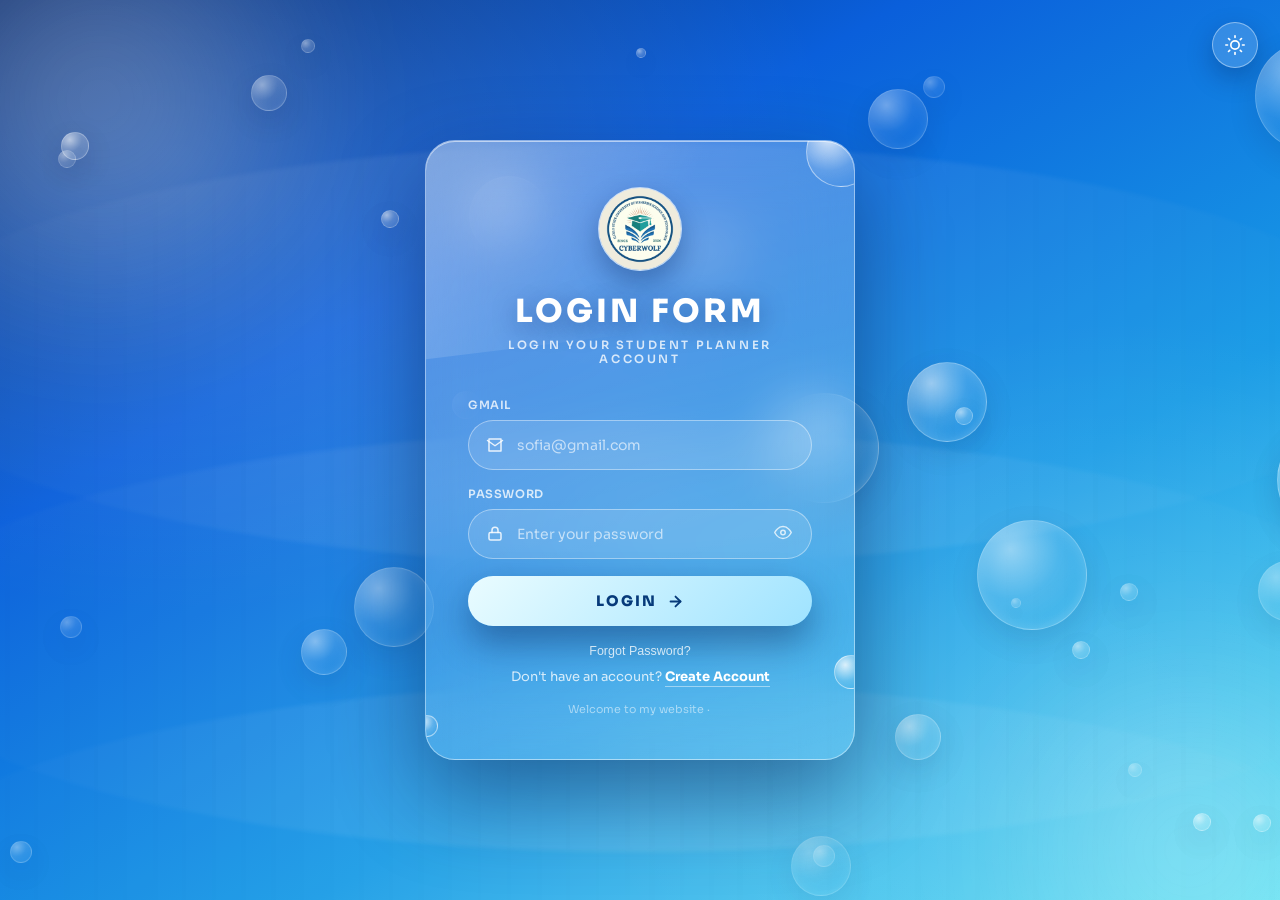
<file: app/src/main/assets/www/index.html>
<!DOCTYPE html>
<html lang="en">
<head>
<meta charset="UTF-8">
<meta name="viewport" content="width=device-width, initial-scale=1.0">
<title>Dashboard — Student Planner</title>
<link href="https://fonts.googleapis.com/css2?family=Sora:wght@300;400;500;600;700;800&display=swap" rel="stylesheet">
<link rel="stylesheet" href="assets/css/style.css">
</head>
<body>
<script src="assets/js/app.js"></script>
<script>
SP.initPage({ activeNav:'dashboard', title:'Dashboard' }, (root, ctx) => {
  const { user, db, save, canManage } = ctx;
  document.querySelector('.tb-sub') ? null : null;
  document.querySelector('.tb-title').insertAdjacentHTML('afterend',
    `<div class="tb-sub">Welcome back, ${SP.h(user.name)} — here's your overview for today.</div>`);

  function stats() {
    const tasks = SP.myTasks(db, user);
    const total = tasks.length;
    const completed = tasks.filter(t => t.status === 'completed').length;
    const pending = tasks.filter(t => t.status !== 'completed').length;
    const overdue = tasks.filter(t => t.status !== 'completed' && t.due_date && t.due_date < SP.todayStr()).length;
    const completionRate = total > 0 ? Math.round((completed/total)*100) : 0;
    return { total, completed, pending, overdue, completionRate, subjects: SP.mySubjects(db, user).length };
  }

  function subjectName(id){ const s = db.subjects.find(s => s.id === id); return s ? s.subject_name : ''; }
  function subjectColor(id){ const s = db.subjects.find(s => s.id === id); return s ? s.color : '#1a6cf5'; }

  function render() {
    const s = stats();
    const upcoming = SP.myTasks(db, user)
      .filter(t => t.status !== 'completed')
      .sort((a,b) => {
        if (!a.due_date && !b.due_date) return 0;
        if (!a.due_date) return 1;
        if (!b.due_date) return -1;
        if (a.due_date !== b.due_date) return a.due_date < b.due_date ? -1 : 1;
        const order = { high:0, medium:1, low:2 };
        return order[a.priority] - order[b.priority];
      }).slice(0,6);

    const dow = ['Sun','Mon','Tue','Wed','Thu','Fri','Sat'][new Date().getDay()];
    const todayClasses = SP.mySchedule(db, user).filter(c => c.day_of_week === dow)
      .sort((a,b) => a.start_time.localeCompare(b.start_time));

    const events = SP.myEvents(db, user).filter(e => e.event_date >= SP.todayStr())
      .sort((a,b) => a.event_date.localeCompare(b.event_date)).slice(0,4);

    root.innerHTML = `
      <div class="stat-grid">
        <div class="stat-card" style="--c:var(--glow2)">
          <div class="stat-icon"><svg viewBox="0 0 24 24"><path d="M9 11l3 3L22 4"/><path d="M21 12v7a2 2 0 0 1-2 2H5a2 2 0 0 1-2-2V5a2 2 0 0 1 2-2h11"/></svg></div>
          <div class="stat-val">${s.pending}</div><div class="stat-label">Pending Tasks</div>
        </div>
        <div class="stat-card" style="--c:var(--green)">
          <div class="stat-icon"><svg viewBox="0 0 24 24"><path d="M22 11.08V12a10 10 0 1 1-5.93-9.14"/><polyline points="22 4 12 14.01 9 11.01"/></svg></div>
          <div class="stat-val">${s.completed}</div><div class="stat-label">Completed</div>
        </div>
        <div class="stat-card" style="--c:var(--red)">
          <div class="stat-icon"><svg viewBox="0 0 24 24"><circle cx="12" cy="12" r="10"/><line x1="12" y1="8" x2="12" y2="12"/><line x1="12" y1="16" x2="12.01" y2="16"/></svg></div>
          <div class="stat-val">${s.overdue}</div><div class="stat-label">Overdue</div>
        </div>
        <div class="stat-card" style="--c:var(--gold)">
          <div class="stat-icon"><svg viewBox="0 0 24 24"><path d="M4 19.5A2.5 2.5 0 0 1 6.5 17H20"/><path d="M6.5 2H20v20H6.5A2.5 2.5 0 0 1 4 19.5v-15A2.5 2.5 0 0 1 6.5 2z"/></svg></div>
          <div class="stat-val">${s.subjects}</div><div class="stat-label">Subjects</div>
        </div>
      </div>

      <div class="grid-2" style="margin-bottom:22px">
        <div class="card card-pad">
          <div class="section-head">
            <div><div class="section-eyebrow">Task Progress</div><div class="section-title">Add Tasks</div></div>
            <span class="pill">${s.completionRate}% done</span>
          </div>
          <div class="progress-track" style="margin-bottom:20px"><div class="progress-fill" style="width:${s.completionRate}%"></div></div>
          ${canManage ? `
          <form id="quickAddForm" class="flex gap-8" style="margin-bottom:18px">
            <input type="text" id="qaTitle" placeholder="Quick add a task…" required style="flex:1">
            <input type="date" id="qaDue" style="width:150px">
            <button class="btn btn-primary btn-sm" type="submit">Add</button>
          </form>` : ''}
          <div id="upcomingList">
            ${upcoming.length === 0 ? `<div class="empty-state" style="padding:30px 10px"><div class="empty-title">No pending tasks 🎉</div><div class="empty-sub">You're all caught up.</div></div>` :
              upcoming.map(t => `
              <div class="flex items-center gap-10" style="padding:11px 0;border-bottom:1px solid rgba(90,120,190,.08)">
                ${canManage ? `<button class="btn-icon btn-outline" style="width:26px;height:26px;border-radius:50%" title="Mark complete" data-complete="${t.id}"></button>`
                  : `<div class="btn-icon" style="width:26px;height:26px;border-radius:50%;border:1px solid rgba(90,120,190,.2)"></div>`}
                <div style="flex:1;min-width:0">
                  <div style="font-size:13.5px;font-weight:600;overflow:hidden;text-overflow:ellipsis;white-space:nowrap">${SP.h(t.title)}</div>
                  <div style="font-size:11px;color:var(--muted);margin-top:2px">
                    ${t.subject_id ? SP.h(subjectName(t.subject_id)) + ' · ' : ''}${t.due_date ? 'Due ' + SP.fmtDate(t.due_date,{month:'short',day:'numeric'}) : 'No due date'}
                  </div>
                </div>
                <span class="badge pri-${t.priority}">${t.priority}</span>
              </div>`).join('')}
          </div>
          <div style="margin-top:14px;text-align:right"><a href="tasks.html" class="btn btn-ghost btn-sm">View all tasks →</a></div>
        </div>

        <div class="card card-pad">
          <div class="section-head"><div><div class="section-eyebrow">Today · ${new Date().toLocaleDateString('en-US',{weekday:'long'})}</div><div class="section-title">Class Schedule</div></div></div>
          ${todayClasses.length === 0 ? `<div class="empty-state" style="padding:30px 10px"><div class="empty-title">No classes today</div><div class="empty-sub">Enjoy the free time!</div></div>` :
            todayClasses.map(c => `
            <div class="flex items-center gap-10" style="padding:11px 0;border-bottom:1px solid rgba(90,120,190,.08)">
              <span class="chip" style="background:${subjectColor(c.subject_id)}"></span>
              <div style="flex:1;min-width:0">
                <div style="font-size:13.5px;font-weight:600">${SP.h(subjectName(c.subject_id))}</div>
                <div style="font-size:11px;color:var(--muted);margin-top:2px">${SP.h(c.room || 'No room set')}</div>
              </div>
              <div style="font-size:11.5px;color:var(--glow2);font-weight:600">${SP.fmtTime(c.start_time)} – ${SP.fmtTime(c.end_time)}</div>
            </div>`).join('')}
          <div class="section-eyebrow" style="margin-top:22px">Coming Up</div>
          ${events.length === 0 ? `<div style="font-size:12.5px;color:var(--muted2);padding:8px 0">No upcoming events.</div>` :
            events.map(e => `
            <div class="flex items-center gap-10" style="padding:9px 0">
              <span class="badge type-${e.event_type}">${e.event_type}</span>
              <div style="flex:1;font-size:13px">${SP.h(e.title)}</div>
              <div style="font-size:11px;color:var(--muted)">${SP.fmtDate(e.event_date,{month:'short',day:'numeric'})}</div>
            </div>`).join('')}
          <div style="margin-top:14px;text-align:right"><a href="schedule.html" class="btn btn-ghost btn-sm">View schedule →</a></div>
        </div>
      </div>
    `;

    if (canManage) {
      document.getElementById('quickAddForm').addEventListener('submit', e => {
        e.preventDefault();
        const title = document.getElementById('qaTitle').value.trim();
        const due = document.getElementById('qaDue').value || null;
        if (!title) return;
        const id = ctx.nextId(db, 'tasks');
        db.tasks.push({ id, user_id: user.id, subject_id: null, title, description:'', due_date: due, priority:'medium', status:'pending', completed_at:null });
        save(db); SP.toast('Task added.'); render();
      });
      root.querySelectorAll('[data-complete]').forEach(btn => btn.addEventListener('click', () => {
        const id = parseInt(btn.dataset.complete,10);
        const t = db.tasks.find(t => t.id === id);
        if (t) { t.status = 'completed'; t.completed_at = new Date().toISOString(); save(db); render(); }
      }));
    }
  }
  render();
});
</script>
</body>
</html>
</file>
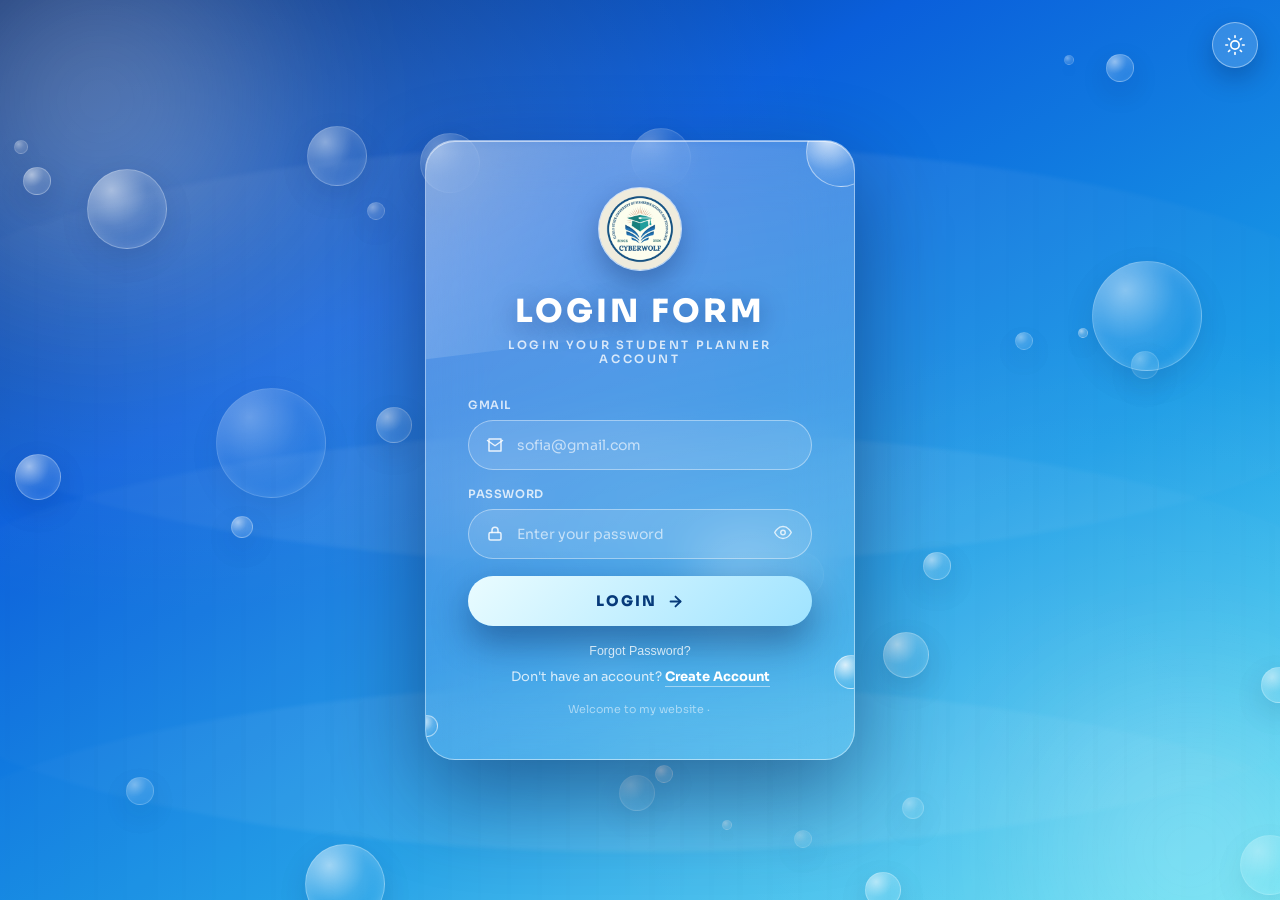
<file: app/src/main/assets/www/analytics.html>
<!DOCTYPE html>
<html lang="en">
<head>
<meta charset="UTF-8">
<meta name="viewport" content="width=device-width, initial-scale=1.0">
<title>Analytics — Student Planner</title>
<link href="https://fonts.googleapis.com/css2?family=Sora:wght@300;400;500;600;700;800&display=swap" rel="stylesheet">
<link rel="stylesheet" href="assets/css/style.css">
<style>
.bar-row{display:flex;align-items:center;gap:10px;margin-bottom:12px}
.bar-label{width:150px;font-size:12px;color:var(--muted);flex-shrink:0;overflow:hidden;text-overflow:ellipsis;white-space:nowrap}
.bar-track{flex:1;height:12px;border-radius:6px;background:rgba(255,255,255,.06);overflow:hidden}
.bar-fill{height:100%;border-radius:6px}
.bar-val{width:34px;text-align:right;font-size:12px;color:var(--muted);flex-shrink:0}
.donut-wrap{display:flex;align-items:center;gap:24px;flex-wrap:wrap}
</style>
</head>
<body>
<script src="assets/js/app.js"></script>
<script>
SP.initPage({ activeNav:'analytics', title:'Analytics', sub:'Your tasks, subjects and progress.' }, (root, ctx) => {
  const { db, user } = ctx;
  const tasks = SP.myTasks(db, user);
  const total = tasks.length;
  const byStatus = { pending:0, in_progress:0, completed:0 };
  tasks.forEach(t => byStatus[t.status] = (byStatus[t.status]||0) + 1);
  const byPriority = { high:0, medium:0, low:0 };
  tasks.forEach(t => byPriority[t.priority] = (byPriority[t.priority]||0) + 1);
  const completionRate = total ? Math.round((byStatus.completed/total)*100) : 0;
  const overdue = tasks.filter(t=>t.status!=='completed' && t.due_date && t.due_date < SP.todayStr()).length;

  const mySubjects = SP.mySubjects(db, user);
  const bySubject = mySubjects.map(s => ({
    name: s.subject_name, color: s.color,
    count: tasks.filter(t=>t.subject_id===s.id).length,
    completed: tasks.filter(t=>t.subject_id===s.id && t.status==='completed').length
  }));
  const maxSubjectCount = Math.max(1, ...bySubject.map(s=>s.count));

  const STATUS_COLORS = { pending:'#c3d0f0', in_progress:'#f5c842', completed:'#2ecf7a' };
  const PRI_COLORS = { high:'#ff5c5c', medium:'#f5c842', low:'#3b9eff' };

  function donutSvg(segments, size=150) {
    const total = segments.reduce((a,s)=>a+s.value,0) || 1;
    let angle = -90;
    const r = size/2 - 12, cx = size/2, cy = size/2;
    const paths = segments.map(seg => {
      const frac = seg.value/total;
      const start = angle;
      const end = angle + frac*360;
      angle = end;
      const large = (end-start) > 180 ? 1 : 0;
      const toXY = a => [cx + r*Math.cos(a*Math.PI/180), cy + r*Math.sin(a*Math.PI/180)];
      const [x1,y1] = toXY(start), [x2,y2] = toXY(end);
      if (frac >= 0.9999) return `<circle cx="${cx}" cy="${cy}" r="${r}" fill="none" stroke="${seg.color}" stroke-width="20"/>`;
      return `<path d="M ${x1} ${y1} A ${r} ${r} 0 ${large} 1 ${x2} ${y2}" fill="none" stroke="${seg.color}" stroke-width="20" stroke-linecap="round"/>`;
    }).join('');
    return `<svg width="${size}" height="${size}" viewBox="0 0 ${size} ${size}">${paths}
      <text x="${cx}" y="${cy-2}" text-anchor="middle" fill="#f0f6ff" font-size="22" font-weight="700" font-family="Sora,sans-serif">${total}</text>
      <text x="${cx}" y="${cy+16}" text-anchor="middle" fill="rgba(180,210,255,.55)" font-size="10" font-family="Sora,sans-serif">tasks</text>
      </svg>`;
  }

  root.innerHTML = `
    <div class="stat-grid">
      <div class="stat-card" style="--c:var(--glow2)"><div class="stat-val">${total}</div><div class="stat-label">Total Tasks</div></div>
      <div class="stat-card" style="--c:var(--green)"><div class="stat-val">${completionRate}%</div><div class="stat-label">Completion Rate</div></div>
      <div class="stat-card" style="--c:var(--red)"><div class="stat-val">${overdue}</div><div class="stat-label">Overdue</div></div>
      <div class="stat-card" style="--c:var(--gold)"><div class="stat-val">${mySubjects.length}</div><div class="stat-label">Subjects</div></div>
    </div>

    <div class="grid-2" style="margin-bottom:22px">
      <div class="card card-pad">
        <div class="section-eyebrow">Breakdown</div>
        <div class="section-title" style="margin-bottom:18px">Tasks by Status</div>
        <div class="donut-wrap">
          ${donutSvg([
            {value:byStatus.pending, color:STATUS_COLORS.pending},
            {value:byStatus.in_progress, color:STATUS_COLORS.in_progress},
            {value:byStatus.completed, color:STATUS_COLORS.completed}
          ])}
          <div>
            ${Object.entries(byStatus).map(([k,v]) => `
              <div class="flex items-center gap-8" style="margin-bottom:8px">
                <span class="chip" style="background:${STATUS_COLORS[k]}"></span>
                <span style="font-size:12.5px;color:var(--muted);flex:1">${k.replace('_',' ')}</span>
                <span style="font-size:12.5px;font-weight:700">${v}</span>
              </div>`).join('')}
          </div>
        </div>
      </div>
      <div class="card card-pad">
        <div class="section-eyebrow">Breakdown</div>
        <div class="section-title" style="margin-bottom:18px">Tasks by Priority</div>
        ${Object.entries(byPriority).map(([k,v]) => `
          <div class="bar-row">
            <div class="bar-label">${k}</div>
            <div class="bar-track"><div class="bar-fill" style="width:${total?Math.round(v/total*100):0}%;background:${PRI_COLORS[k]}"></div></div>
            <div class="bar-val">${v}</div>
          </div>`).join('')}
      </div>
    </div>

    <div class="card card-pad">
      <div class="section-eyebrow">Per Subject</div>
      <div class="section-title" style="margin-bottom:18px">Task Load by Subject</div>
      ${bySubject.length===0 ? `<div class="empty-state"><div class="empty-title">No subjects yet</div></div>` :
        bySubject.map(s => `
        <div class="bar-row">
          <div class="bar-label">${SP.h(s.name)}</div>
          <div class="bar-track"><div class="bar-fill" style="width:${Math.round(s.count/maxSubjectCount*100)}%;background:${s.color}"></div></div>
          <div class="bar-val">${s.count}</div>
        </div>`).join('')}
    </div>`;
});
</script>
</body>
</html>
</file>
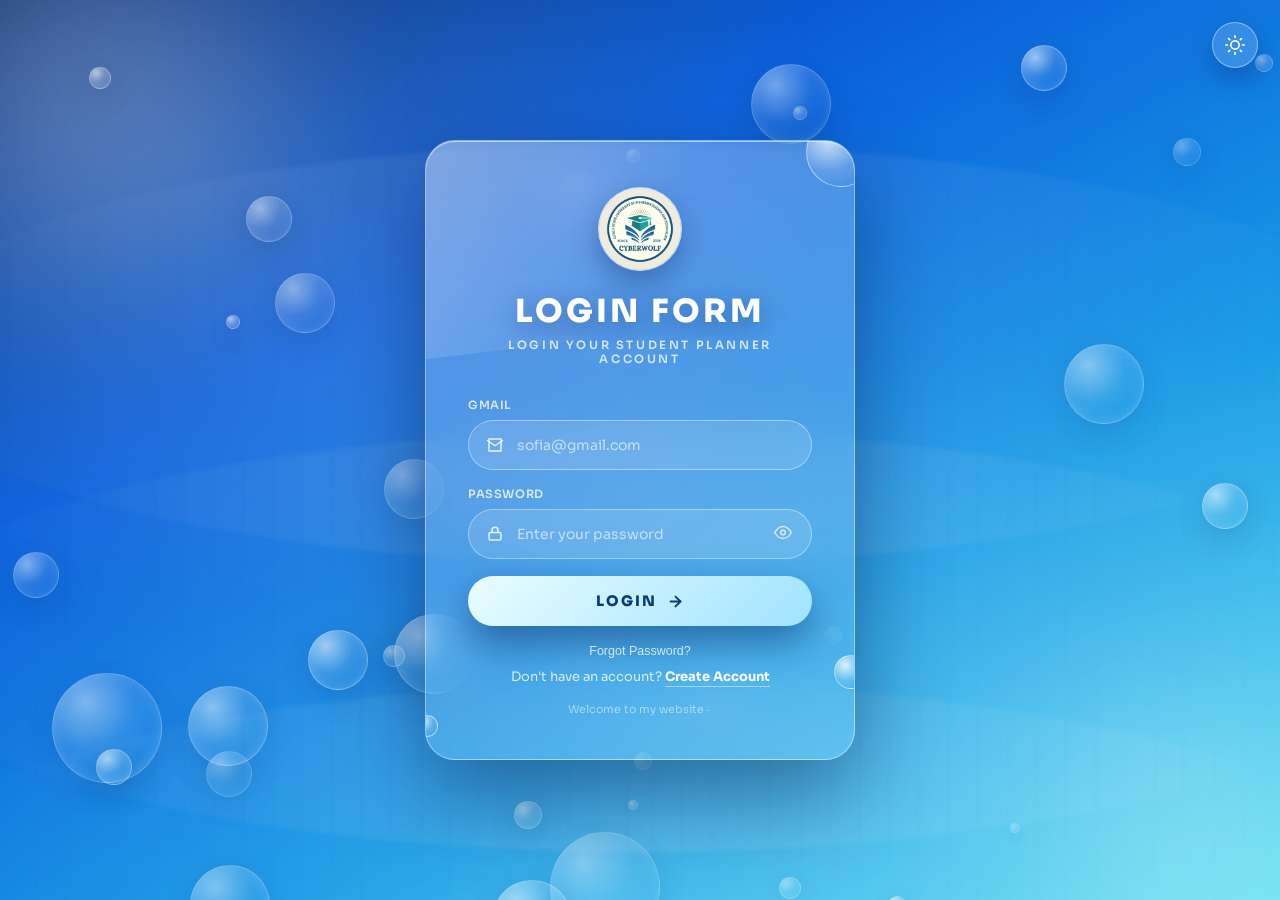
<file: app/src/main/assets/www/calendar.html>
<!DOCTYPE html>
<html lang="en">
<head>
<meta charset="UTF-8">
<meta name="viewport" content="width=device-width, initial-scale=1.0">
<title>Calendar — Student Planner</title>
<link href="https://fonts.googleapis.com/css2?family=Sora:wght@300;400;500;600;700;800&display=swap" rel="stylesheet">
<link rel="stylesheet" href="assets/css/style.css">
<style>
.cal-grid{display:grid;grid-template-columns:repeat(7,1fr);gap:8px}
.cal-dow{font-size:10.5px;letter-spacing:1.5px;text-transform:uppercase;color:var(--muted);text-align:center;padding-bottom:6px}
.cal-cell{min-height:92px;border-radius:12px;border:1px solid var(--border);background:rgba(255,255,255,.02);padding:8px;position:relative}
.cal-cell.other{opacity:.35}
.cal-cell.today{border-color:rgba(60,130,255,.6);box-shadow:0 0 0 1px rgba(60,130,255,.3) inset}
.cal-daynum{font-size:12px;font-weight:700;margin-bottom:6px}
.cal-item{font-size:10px;padding:2px 6px;border-radius:6px;margin-bottom:3px;white-space:nowrap;overflow:hidden;text-overflow:ellipsis;cursor:default}
@media(max-width:800px){.cal-grid{grid-template-columns:repeat(7,minmax(60px,1fr));overflow-x:auto}.cal-cell{min-height:70px}}
</style>
</head>
<body>
<script src="assets/js/app.js"></script>
<script>
SP.initPage({ activeNav:'calendar', title:'Calendar', sub:'Your exams, deadlines and other events.' }, (root, ctx) => {
  const { db, save, canManage, user } = ctx;
  let view = new Date(); view.setDate(1);
  const TYPE_COLOR = { exam:'type-exam', deadline:'type-deadline', holiday:'type-holiday', activity:'type-activity', other:'type-other' };

  function openForm() {
    document.body.insertAdjacentHTML('beforeend', `
    <div class="modal-bg show" id="evModal">
      <div class="modal">
        <div class="modal-head"><div class="modal-title">Add Event</div><button class="modal-close" onclick="document.getElementById('evModal').remove()">✕</button></div>
        <form id="evForm">
          <div class="form-row"><div><label>Title</label><input type="text" id="fTitle" required></div></div>
          <div class="form-row cols-2">
            <div><label>Date</label><input type="date" id="fDate" required></div>
            <div><label>Type</label><select id="fType">${Object.keys(TYPE_COLOR).map(t=>`<option value="${t}">${t}</option>`).join('')}</select></div>
          </div>
          <div class="form-row"><div><label>Description</label><textarea id="fDesc"></textarea></div></div>
          <div class="modal-actions">
            <button type="button" class="btn btn-ghost" onclick="document.getElementById('evModal').remove()">Cancel</button>
            <button type="submit" class="btn btn-primary">Add Event</button>
          </div>
        </form>
      </div>
    </div>`);
    document.getElementById('evForm').addEventListener('submit', e => {
      e.preventDefault();
      const title = document.getElementById('fTitle').value.trim();
      const date = document.getElementById('fDate').value;
      if (!title || !date) return;
      const event_type = document.getElementById('fType').value;
      db.events.push({ id: ctx.nextId(db,'events'), user_id: user.id, title, event_date: date, event_type, description: document.getElementById('fDesc').value.trim() });
      SP.pushNotification(db, ctx.user, {
        category: 'calendar', title: `New calendar event (${event_type})`,
        body: `${title} · ${SP.fmtDate(date)}`
      });
      save(db); document.getElementById('evModal').remove(); SP.toast('Event added.'); render();
    });
  }

  function render() {
    const myEvents = SP.myEvents(db, user);
    const myTasks = SP.myTasks(db, user);
    const year = view.getFullYear(), month = view.getMonth();
    const first = new Date(year, month, 1);
    const startOffset = first.getDay();
    const daysInMonth = new Date(year, month+1, 0).getDate();
    const cells = [];
    for (let i=0;i<startOffset;i++) cells.push(null);
    for (let d=1;d<=daysInMonth;d++) cells.push(d);
    while (cells.length % 7 !== 0) cells.push(null);
    const todayStr = SP.todayStr();
    const monthLabel = view.toLocaleDateString('en-US',{month:'long',year:'numeric'});

    function itemsFor(dateStr) {
      const evs = myEvents.filter(e=>e.event_date===dateStr).map(e=>({label:e.title, cls:TYPE_COLOR[e.event_type]||'type-other'}));
      const tasks = myTasks.filter(t=>t.due_date===dateStr && t.status!=='completed').map(t=>({label:'📝 '+t.title, cls:'pri-'+t.priority}));
      return evs.concat(tasks);
    }

    root.innerHTML = `
      <div class="section-head">
        <div><div class="section-eyebrow">Month View</div><div class="section-title">${monthLabel}</div></div>
        <div class="flex gap-8">
          <button class="btn btn-outline btn-sm" id="prevBtn">← Prev</button>
          <button class="btn btn-outline btn-sm" id="todayBtn">Today</button>
          <button class="btn btn-outline btn-sm" id="nextBtn">Next →</button>
          ${canManage ? `<button class="btn btn-primary" id="addBtn">+ Add Event</button>` : ''}
        </div>
      </div>
      <div class="card card-pad">
        <div class="cal-grid" style="margin-bottom:8px">
          ${['Sun','Mon','Tue','Wed','Thu','Fri','Sat'].map(d=>`<div class="cal-dow">${d}</div>`).join('')}
        </div>
        <div class="cal-grid">
          ${cells.map(d => {
            if (!d) return `<div class="cal-cell other"></div>`;
            const dateStr = `${year}-${String(month+1).padStart(2,'0')}-${String(d).padStart(2,'0')}`;
            const items = itemsFor(dateStr);
            return `<div class="cal-cell ${dateStr===todayStr?'today':''}">
              <div class="cal-daynum">${d}</div>
              ${items.slice(0,3).map(it => `<div class="cal-item badge ${it.cls}" style="display:block">${SP.h(it.label)}</div>`).join('')}
              ${items.length>3 ? `<div style="font-size:9.5px;color:var(--muted2)">+${items.length-3} more</div>` : ''}
            </div>`;
          }).join('')}
        </div>
      </div>
      <div class="section-eyebrow" style="margin-top:26px">Upcoming Events</div>
      <div class="card" style="margin-top:10px">
        <div class="table-wrap">
        ${myEvents.filter(e=>e.event_date>=todayStr).length===0 ? `<div class="empty-state"><div class="empty-title">No upcoming events</div></div>` : `
        <table><thead><tr><th>Title</th><th>Type</th><th>Date</th><th>Description</th>${canManage?'<th></th>':''}</tr></thead>
        <tbody>
        ${myEvents.filter(e=>e.event_date>=todayStr).sort((a,b)=>a.event_date.localeCompare(b.event_date)).map(e => `
          <tr>
            <td style="font-weight:600">${SP.h(e.title)}</td>
            <td><span class="badge ${TYPE_COLOR[e.event_type]||'type-other'}">${e.event_type}</span></td>
            <td>${SP.fmtDate(e.event_date)}</td>
            <td style="color:var(--muted);font-size:12.5px">${SP.h(e.description||'')}</td>
            ${canManage ? `<td><button class="btn btn-danger btn-sm" data-del="${e.id}">Delete</button></td>` : ''}
          </tr>`).join('')}
        </tbody></table>`}
        </div>
      </div>`;

    document.getElementById('prevBtn').addEventListener('click', () => { view.setMonth(view.getMonth()-1); render(); });
    document.getElementById('nextBtn').addEventListener('click', () => { view.setMonth(view.getMonth()+1); render(); });
    document.getElementById('todayBtn').addEventListener('click', () => { view = new Date(); view.setDate(1); render(); });
    if (canManage) {
      document.getElementById('addBtn').addEventListener('click', openForm);
      root.querySelectorAll('[data-del]').forEach(b => b.addEventListener('click', () => {
        if (!confirm('Delete this event?')) return;
        db.events = db.events.filter(e=>e.id!==parseInt(b.dataset.del,10));
        save(db); SP.toast('Event deleted.'); render();
      }));
    }
  }
  render();
});
</script>
</body>
</html>
</file>
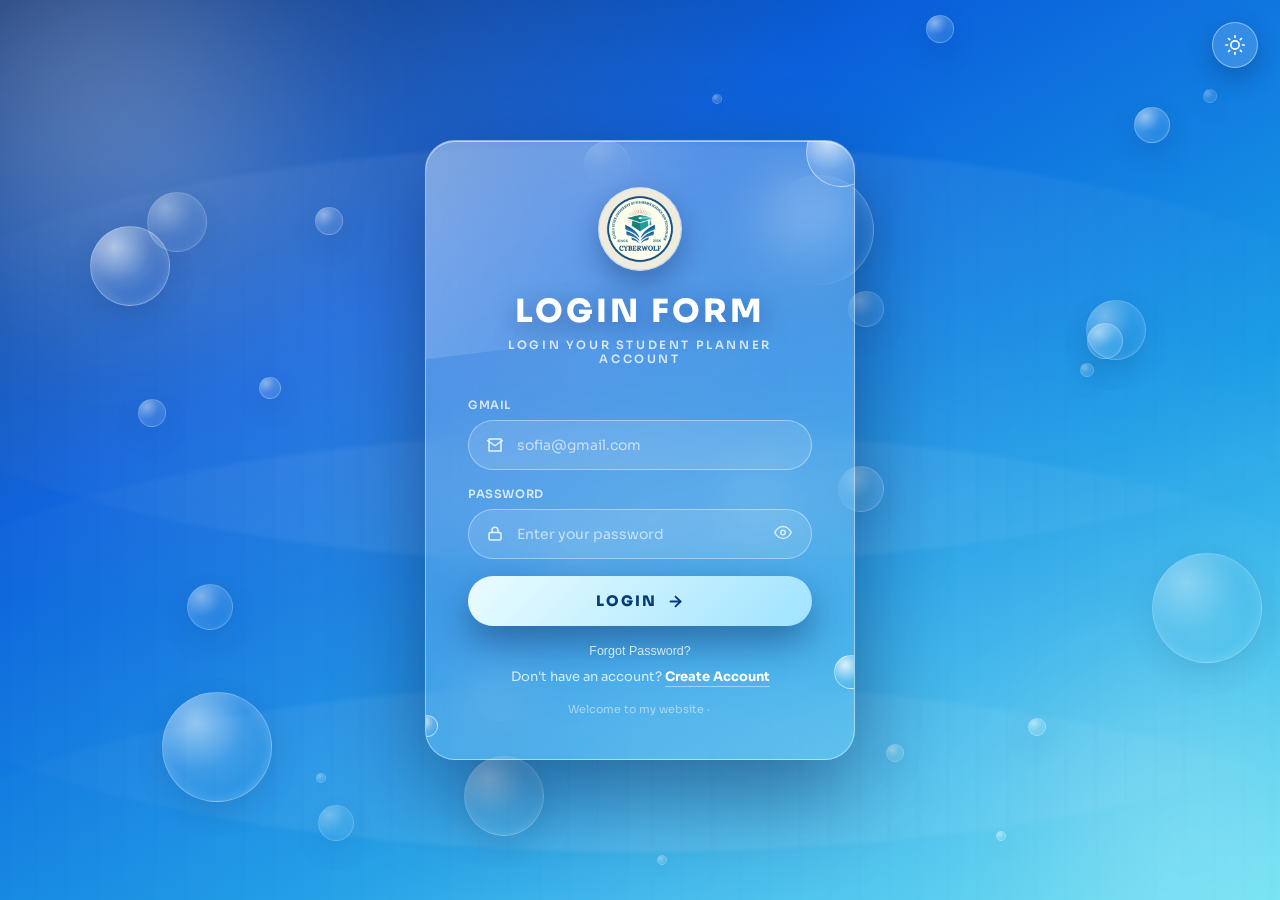
<file: app/src/main/assets/www/login.html>
<!DOCTYPE html>
<html lang="en">
<head>
<meta charset="UTF-8">
<meta name="viewport" content="width=device-width, initial-scale=1.0">
<title>Student Planner — Sign In</title>
<link href="https://fonts.googleapis.com/css2?family=Sora:wght@300;400;500;600;700;800&display=swap" rel="stylesheet">
<style>
*,*::before,*::after{box-sizing:border-box;margin:0;padding:0}
:root{
  --deep:#041f5c;--blue1:#0a5fdb;--blue2:#189be6;--blue3:#5fe0f2;
  --glass:rgba(255,255,255,.14);--glass-brd:rgba(255,255,255,.42);
  --white:#ffffff;--dim:rgba(255,255,255,.78);--dim2:rgba(255,255,255,.5);
}
html,body{height:100%;font-family:'Sora',sans-serif;color:var(--white)}
body{
  min-height:100vh;position:relative;overflow-x:hidden;
  background:
    radial-gradient(1100px 750px at 14% 18%, rgba(255,255,255,.14), transparent 60%),
    radial-gradient(900px 700px at 88% 82%, rgba(255,255,255,.10), transparent 60%),
    linear-gradient(150deg,#052a70 0%,#0a5fdb 32%,#189be6 66%,#5fe0f2 100%);
  background-attachment:fixed;
}
.wave-field{position:fixed;inset:0;z-index:0;overflow:hidden;pointer-events:none}
.wave{position:absolute;left:-10%;width:120%;height:420px;border-radius:50%;
  background:linear-gradient(90deg,transparent,rgba(255,255,255,.10),transparent);
  filter:blur(2px);animation:waveMove var(--wd) ease-in-out infinite alternate}
@keyframes waveMove{from{transform:translateY(0) rotate(var(--wr))}to{transform:translateY(-26px) rotate(var(--wr))}}
.blob{position:fixed;border-radius:50%;filter:blur(60px);z-index:0;pointer-events:none;
  animation:blobPulse 7s ease-in-out infinite alternate}
@keyframes blobPulse{from{opacity:.55;transform:scale(1)}to{opacity:.85;transform:scale(1.12)}}
.bubble-field{position:fixed;inset:0;z-index:1;overflow:hidden;pointer-events:none}
.bubble{position:absolute;border-radius:50%;
  background:radial-gradient(circle at 30% 26%, rgba(255,255,255,.85), rgba(255,255,255,.18) 45%, rgba(255,255,255,.02) 72%);
  border:1px solid rgba(255,255,255,.55);
  box-shadow:0 10px 30px rgba(2,20,70,.22), inset 0 0 14px rgba(255,255,255,.35);
  animation:bubbleFloat var(--bd) ease-in-out infinite alternate;
}
@keyframes bubbleFloat{from{transform:translateY(0) translateX(0)}to{transform:translateY(var(--by)) translateX(var(--bx))}}
.scene{position:relative;z-index:10;min-height:100vh;display:flex;align-items:center;justify-content:center;padding:40px 16px}
.card{width:430px;max-width:100%;position:relative;overflow:hidden;
  background:linear-gradient(165deg, rgba(255,255,255,.24), rgba(255,255,255,.07));
  -webkit-backdrop-filter:blur(28px);backdrop-filter:blur(28px);
  border:1px solid var(--glass-brd);border-radius:30px;
  padding:46px 42px 40px;
  box-shadow:0 35px 90px rgba(2,16,60,.45), inset 0 1px 0 rgba(255,255,255,.55);
  animation:cardIn .8s cubic-bezier(.16,1,.3,1) both;
}
@keyframes cardIn{from{opacity:0;transform:translateY(30px) scale(.97)}to{opacity:1;transform:none}}
.card::before{content:'';position:absolute;top:-45%;left:-25%;width:170%;height:75%;
  background:linear-gradient(120deg, rgba(255,255,255,.38), rgba(255,255,255,0) 55%);
  transform:rotate(-7deg);pointer-events:none}
.card .deco-bubble{position:absolute;border-radius:50%;pointer-events:none;
  background:radial-gradient(circle at 32% 28%, rgba(255,255,255,.8), rgba(255,255,255,.12) 50%, transparent 74%);
  border:1px solid rgba(255,255,255,.5)}
.brand-icon{width:84px;height:84px;border-radius:50%;margin:0 auto 20px;overflow:hidden;
  background:linear-gradient(135deg, rgba(255,255,255,.4), rgba(255,255,255,.06));
  border:1px solid rgba(255,255,255,.55);display:flex;align-items:center;justify-content:center;
  box-shadow:0 12px 28px rgba(2,20,70,.3), inset 0 1px 0 rgba(255,255,255,.5);position:relative;z-index:2}
.brand-icon img{width:100%;height:100%;object-fit:cover;display:block}
h1.title{position:relative;z-index:2;font-size:32px;font-weight:800;text-align:center;letter-spacing:3px;
  margin-bottom:7px;text-shadow:0 6px 24px rgba(0,20,80,.4)}
.subtitle{position:relative;z-index:2;text-align:center;font-size:11.5px;letter-spacing:2.6px;text-transform:uppercase;
  color:var(--dim);margin-bottom:32px;font-weight:600}
.alert{position:relative;z-index:2;background:rgba(255,255,255,.16);border:1px solid rgba(255,255,255,.4);
  border-radius:14px;padding:12px 16px;font-size:13px;color:#fff;margin-bottom:20px;display:flex;align-items:center;gap:10px}
.alert.err{background:rgba(255,80,80,.18);border-color:rgba(255,140,140,.5)}
.alert.warn{background:rgba(255,190,80,.18);border-color:rgba(255,210,140,.5)}
.alert.ok{background:rgba(140,255,190,.18);border-color:rgba(170,255,210,.5)}
.alert-dot{width:19px;height:19px;flex-shrink:0;border-radius:50%;background:rgba(255,255,255,.25);
  display:flex;align-items:center;justify-content:center;font-size:11px;font-weight:800}
.field{position:relative;z-index:2;margin-bottom:17px}
label{display:block;font-size:11.5px;font-weight:600;letter-spacing:.6px;text-transform:uppercase;
  color:var(--dim);margin-bottom:8px}
.iw{position:relative;display:flex;align-items:center}
.iw svg.f-ico{position:absolute;left:18px;width:18px;height:18px;stroke:rgba(255,255,255,.85);fill:none;
  stroke-width:2;stroke-linecap:round;stroke-linejoin:round;pointer-events:none}
input{width:100%;padding:15px 46px 15px 48px;background:rgba(255,255,255,.12);border:1.5px solid rgba(255,255,255,.4);
  border-radius:999px;color:#fff;font-size:14px;font-family:'Sora',sans-serif;outline:none;transition:.2s}
input::placeholder{color:rgba(255,255,255,.62)}
input:focus{background:rgba(255,255,255,.2);border-color:#fff;box-shadow:0 0 0 4px rgba(255,255,255,.18)}
.tp{position:absolute;right:16px;top:50%;transform:translateY(-50%);background:none;border:none;cursor:pointer;
  padding:4px;color:rgba(255,255,255,.75)}
.tp svg{width:18px;height:18px;fill:none;stroke:currentColor;stroke-width:2;stroke-linecap:round;stroke-linejoin:round}
.btn{position:relative;z-index:2;width:100%;padding:16px;border:none;border-radius:999px;
  background:linear-gradient(135deg,#eafcff,#9fe3ff);color:#063a7a;font-weight:800;font-size:14.5px;
  letter-spacing:2px;text-transform:uppercase;display:flex;align-items:center;justify-content:center;gap:10px;
  cursor:pointer;margin-top:10px;box-shadow:0 16px 36px rgba(2,20,70,.4);transition:.2s;font-family:'Sora',sans-serif}
.btn:hover{transform:translateY(-2px);box-shadow:0 20px 44px rgba(2,20,70,.5)}
.btn:active{transform:translateY(0) scale(.98)}
.btn svg{width:17px;height:17px;stroke:#063a7a;stroke-width:2.6;fill:none;stroke-linecap:round;stroke-linejoin:round}
.forgot{position:relative;z-index:2;display:block;text-align:center;margin-top:18px;font-size:12.5px;
  color:var(--dim);text-decoration:none;background:none;border:none;cursor:pointer;width:100%}
.forgot:hover{color:#fff}
.foot{position:relative;z-index:2;text-align:center;font-size:13px;color:var(--dim);margin-top:10px}
.foot a{color:#fff;font-weight:700;text-decoration:none;border-bottom:1px solid rgba(255,255,255,.45);padding-bottom:1px}
.foot a:hover{border-color:#fff}
.demo-hint{position:relative;z-index:2;text-align:center;font-size:11px;color:var(--dim2);margin-top:16px;line-height:1.6}
@media (max-height:740px){.scene{align-items:flex-start}.card{margin-top:24px}}
.theme-toggle{position:fixed;top:22px;right:22px;z-index:50;width:46px;height:46px;border-radius:50%;
  background:rgba(255,255,255,.16);border:1px solid rgba(255,255,255,.42);-webkit-backdrop-filter:blur(14px);
  backdrop-filter:blur(14px);display:flex;align-items:center;justify-content:center;cursor:pointer;
  box-shadow:0 10px 26px rgba(2,20,70,.28);transition:.2s}
.theme-toggle:hover{transform:translateY(-2px) scale(1.05);background:rgba(255,255,255,.24)}
.theme-toggle svg{width:20px;height:20px;stroke:#fff;fill:none;stroke-width:2;stroke-linecap:round;stroke-linejoin:round}
body.dark-mode{
  background:
    radial-gradient(1100px 750px at 14% 18%, rgba(90,150,255,.09), transparent 60%),
    radial-gradient(900px 700px at 88% 82%, rgba(60,110,255,.08), transparent 60%),
    linear-gradient(150deg,#020510 0%,#071534 30%,#0a2050 65%,#0a2f5e 100%);
  background-attachment:fixed;
}
.dark-mode .blob{background:radial-gradient(circle,rgba(70,130,255,.18),transparent 70%) !important;opacity:.75}
.dark-mode .wave{background:linear-gradient(90deg,transparent,rgba(90,150,255,.09),transparent)}
.dark-mode .bubble{
  background:radial-gradient(circle at 30% 26%, rgba(190,220,255,.55), rgba(120,170,255,.12) 45%, rgba(255,255,255,.01) 72%);
  border-color:rgba(150,190,255,.3);
  box-shadow:0 10px 30px rgba(0,0,10,.35), inset 0 0 14px rgba(150,190,255,.2);
}
.dark-mode .card{
  background:linear-gradient(165deg, rgba(20,36,74,.55), rgba(8,16,38,.35));
  border-color:rgba(120,170,255,.35);
  box-shadow:0 35px 90px rgba(0,0,10,.6), inset 0 1px 0 rgba(150,190,255,.22);
}
.dark-mode .card::before{background:linear-gradient(120deg, rgba(150,190,255,.16), rgba(255,255,255,0) 55%)}
.dark-mode .card .deco-bubble{
  background:radial-gradient(circle at 32% 28%, rgba(190,220,255,.5), rgba(120,170,255,.08) 50%, transparent 74%);
  border-color:rgba(150,190,255,.3);
}
.dark-mode .brand-icon{
  background:linear-gradient(135deg, rgba(40,70,140,.55), rgba(8,16,38,.25));
  border-color:rgba(120,170,255,.4);
  box-shadow:0 12px 28px rgba(0,0,10,.4), inset 0 1px 0 rgba(150,190,255,.25);
}
.dark-mode label,.dark-mode .subtitle,.dark-mode .forgot,.dark-mode .foot,.dark-mode .demo-hint{color:rgba(190,215,255,.68)}
.dark-mode .iw svg.f-ico{stroke:rgba(190,215,255,.75)}
.dark-mode input{background:rgba(255,255,255,.05);border-color:rgba(120,170,255,.32);color:#eaf3ff}
.dark-mode input::placeholder{color:rgba(190,215,255,.35)}
.dark-mode input:focus{background:rgba(26,108,245,.12);border-color:#3b9eff;box-shadow:0 0 0 4px rgba(26,108,245,.18)}
.dark-mode .tp{color:rgba(190,215,255,.7)}
.dark-mode .btn{background:linear-gradient(135deg,#1a6cf5,#123a8f);color:#eaf3ff;box-shadow:0 16px 36px rgba(0,0,10,.45)}
.dark-mode .btn svg{stroke:#eaf3ff}
.dark-mode .btn:hover{box-shadow:0 20px 44px rgba(0,0,10,.55)}
.dark-mode .foot a{color:#eaf3ff;border-color:rgba(150,190,255,.5)}
.dark-mode .alert{background:rgba(20,36,74,.5);border-color:rgba(120,170,255,.35)}
.dark-mode .alert.err{background:rgba(255,80,80,.14);border-color:rgba(255,140,140,.4)}
.dark-mode .alert.warn{background:rgba(255,190,80,.14);border-color:rgba(255,210,140,.4)}
.dark-mode .alert.ok{background:rgba(140,255,190,.12);border-color:rgba(170,255,210,.4)}
</style>
</head>
<body>

<button class="theme-toggle" id="themeToggle" title="Toggle dark mode">
  <svg id="themeIcon" viewBox="0 0 24 24"><circle cx="12" cy="12" r="5"/><line x1="12" y1="1" x2="12" y2="3"/><line x1="12" y1="21" x2="12" y2="23"/><line x1="4.22" y1="4.22" x2="5.64" y2="5.64"/><line x1="18.36" y1="18.36" x2="19.78" y2="19.78"/><line x1="1" y1="12" x2="3" y2="12"/><line x1="21" y1="12" x2="23" y2="12"/><line x1="4.22" y1="19.78" x2="5.64" y2="18.36"/><line x1="18.36" y1="5.64" x2="19.78" y2="4.22"/></svg>
</button>

<div class="blob" style="width:520px;height:520px;top:-160px;left:-160px;background:radial-gradient(circle,rgba(255,255,255,.28),transparent 70%)"></div>
<div class="blob" style="width:460px;height:460px;bottom:-180px;right:-140px;background:radial-gradient(circle,rgba(255,255,255,.22),transparent 70%);animation-delay:1.5s"></div>

<div class="wave-field">
  <div class="wave" style="top:16%;--wd:9s;--wr:-6deg"></div>
  <div class="wave" style="top:48%;--wd:12s;--wr:4deg;animation-delay:1s"></div>
  <div class="wave" style="top:76%;--wd:10.5s;--wr:-3deg;animation-delay:2s"></div>
</div>

<div class="bubble-field" id="bubbleField"></div>

<div class="scene">
  <div class="card">
    <div class="deco-bubble" style="width:70px;height:70px;top:-24px;right:-22px"></div>
    <div class="deco-bubble" style="width:34px;height:34px;bottom:70px;right:-14px"></div>
    <div class="deco-bubble" style="width:22px;height:22px;bottom:22px;left:-10px"></div>

    <div class="brand-icon">
      <img src="assets/img/logo.jpg" alt="School Logo">
    </div>

    <h1 class="title">LOGIN FORM</h1>
    <div class="subtitle">Login your Student Planner account</div>

    <div id="alertBox"></div>

    <form id="loginForm">
      <div class="field">
        <label>Gmail</label>
        <div class="iw">
          <svg class="f-ico" viewBox="0 0 24 24"><path d="M4 4h16v16H4z"/><path d="M22 6l-10 7L2 6"/></svg>
          <input type="email" id="email" name="email" placeholder="sofia@gmail.com" autocomplete="email" inputmode="email">
        </div>
      </div>
      <div class="field">
        <label>Password</label>
        <div class="iw">
          <svg class="f-ico" viewBox="0 0 24 24"><rect x="4" y="10" width="16" height="10" rx="2"/><path d="M8 10V7a4 4 0 0 1 8 0v3"/></svg>
          <input type="password" id="password" name="password" placeholder="Enter your password" autocomplete="current-password">
          <button type="button" class="tp" onclick="tpw()">
            <svg id="eye" viewBox="0 0 24 24">
              <path d="M1 12s4-8 11-8 11 8 11 8-4 8-11 8-11-8-11-8z"/>
              <circle cx="12" cy="12" r="3"/>
            </svg>
          </button>
        </div>
      </div>
      <button class="btn" type="submit">
        Login
        <svg viewBox="0 0 24 24"><line x1="5" y1="12" x2="19" y2="12"/><polyline points="12 5 19 12 12 19"/></svg>
      </button>
    </form>

    <button type="button" class="forgot" onclick="alert('Password reset isn\'t available yet — please contact the developer to have it reset.')">Forgot Password?</button>
    <div class="foot">Don't have an account? <a href="register.html">Create Account</a></div>
    <div class="demo-hint">Welcome to my website&nbsp;·&nbsp; </div>
  </div>
</div>

<script src="assets/js/app.js"></script>
<script>
// if already logged in, skip straight to dashboard
if (SP.currentUser()) location.href = 'index.html';

const params = new URLSearchParams(location.search);
const alertBox = document.getElementById('alertBox');
function showAlert(msg, kind){
  alertBox.innerHTML = `<div class="alert ${kind}"><div class="alert-dot">${kind==='ok'?'✓':'!'}</div><span>${msg}</span></div>`;
}
if (params.get('kicked')) showAlert('Your session has ended or your account was suspended. Please sign in again.', 'warn');
if (params.get('registered')) showAlert('Account created! Please sign in to continue.', 'ok');

document.getElementById('loginForm').addEventListener('submit', function(e){
  e.preventDefault();
  const email = document.getElementById('email').value.trim();
  const password = document.getElementById('password').value.trim();
  doLogin(email, password);
});

function doLogin(email, password){
  if (!email || !password) { showAlert('Please enter both Gmail and password.', 'err'); return; }
  const res = SP.login(email, password);
  if (res.ok) location.href = 'index.html';
  else showAlert(res.msg, 'err');
}

function tpw(){
  const i=document.getElementById('password'),hide=i.type==='password';
  i.type=hide?'text':'password';
  document.getElementById('eye').innerHTML=hide
    ?'<path d="M17.94 17.94A10.07 10.07 0 0 1 12 20c-7 0-11-8-11-8a18.45 18.45 0 0 1 5.06-5.94M9.9 4.24A9.12 9.12 0 0 1 12 4c7 0 11 8 11 8a18.5 18.5 0 0 1-2.16 3.19m-6.72-1.07a3 3 0 1 1-4.24-4.24"/><line x1="1" y1="1" x2="23" y2="23"/>'
    :'<path d="M1 12s4-8 11-8 11 8 11 8-4 8-11 8-11-8-11-8z"/><circle cx="12" cy="12" r="3"/>';
}

const field = document.getElementById('bubbleField');
const sizes = [10,14,18,22,28,36,46,60,80,110];
for (let i = 0; i < 34; i++) {
  const b = document.createElement('div');
  b.className = 'bubble';
  const sz = sizes[Math.floor(Math.random()*sizes.length)];
  const top = Math.random()*100;
  const left = Math.random()*100;
  const dur = (Math.random()*6+5).toFixed(1);
  const bx = (Math.random()*30-15).toFixed(0);
  const by = -(Math.random()*40+16).toFixed(0);
  const op = (Math.random()*.35+.35).toFixed(2);
  b.style.cssText = `width:${sz}px;height:${sz}px;top:${top}%;left:${left}%;opacity:${op};--bd:${dur}s;--bx:${bx}px;--by:${by}px;animation-delay:${(Math.random()*4).toFixed(1)}s`;
  field.appendChild(b);
}

const SUN_ICON  = '<circle cx="12" cy="12" r="5"/><line x1="12" y1="1" x2="12" y2="3"/><line x1="12" y1="21" x2="12" y2="23"/><line x1="4.22" y1="4.22" x2="5.64" y2="5.64"/><line x1="18.36" y1="18.36" x2="19.78" y2="19.78"/><line x1="1" y1="12" x2="3" y2="12"/><line x1="21" y1="12" x2="23" y2="12"/><line x1="4.22" y1="19.78" x2="5.64" y2="18.36"/><line x1="18.36" y1="5.64" x2="19.78" y2="4.22"/>';
const MOON_ICON = '<path d="M21 12.79A9 9 0 1 1 11.21 3 7 7 0 0 0 21 12.79z"/>';
const themeIcon = document.getElementById('themeIcon');
const themeToggle = document.getElementById('themeToggle');
function applyTheme(mode){
  document.body.classList.toggle('dark-mode', mode === 'dark');
  themeIcon.innerHTML = mode === 'dark' ? MOON_ICON : SUN_ICON;
  themeToggle.title = mode === 'dark' ? 'Switch to light mode' : 'Switch to dark mode';
}
applyTheme(localStorage.getItem('sp_theme_mode') || 'light');
themeToggle.addEventListener('click', function(){
  const next = document.body.classList.contains('dark-mode') ? 'light' : 'dark';
  localStorage.setItem('sp_theme_mode', next);
  applyTheme(next);
});
</script>
</body>
</html>
</file>
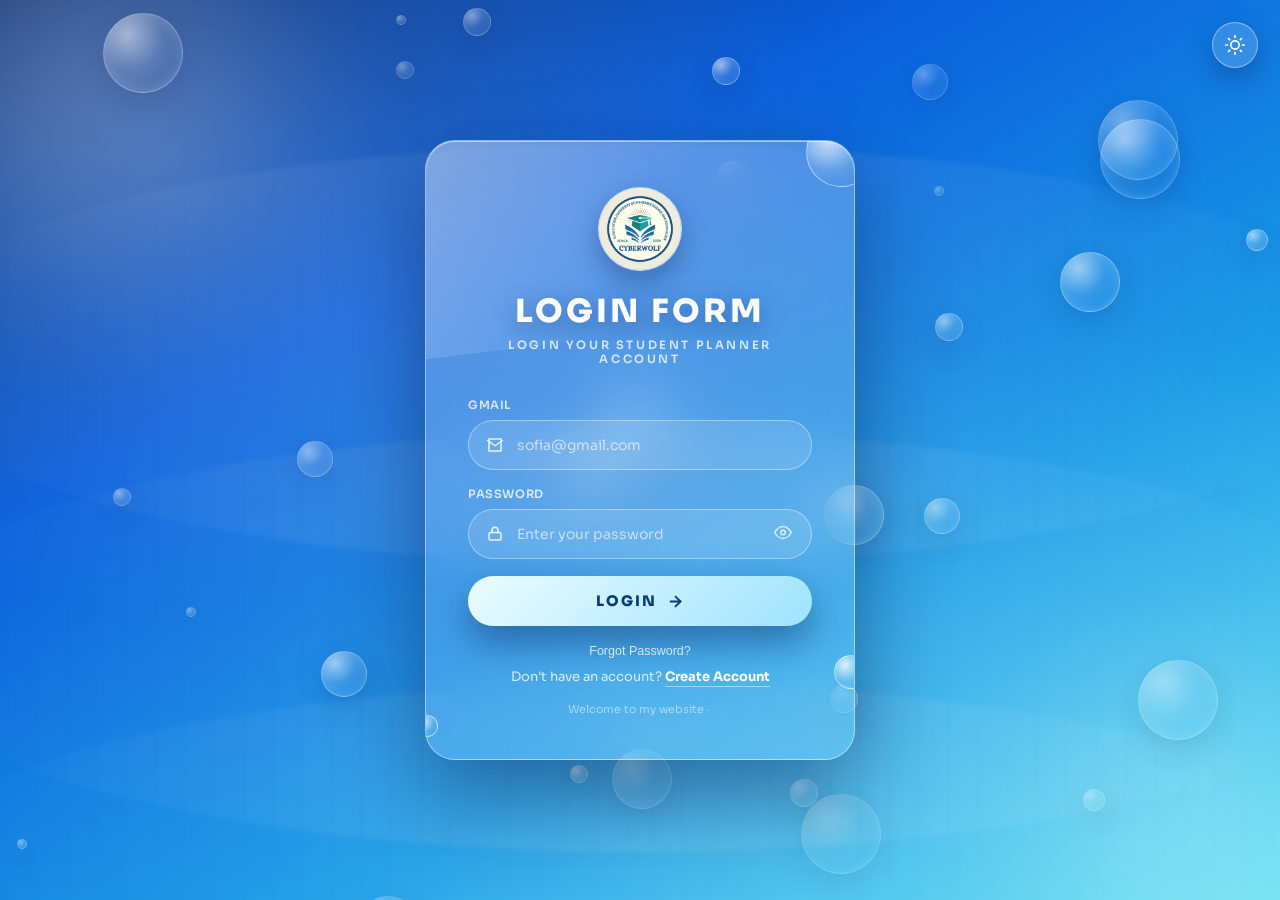
<file: app/src/main/assets/www/messages.html>
<!DOCTYPE html>
<html lang="en">
<head>
<meta charset="UTF-8">
<meta name="viewport" content="width=device-width, initial-scale=1.0">
<title>Group Messages — Student Planner</title>
<link href="https://fonts.googleapis.com/css2?family=Sora:wght@300;400;500;600;700;800&display=swap" rel="stylesheet">
<link rel="stylesheet" href="assets/css/style.css">
</head>
<body>
<script src="assets/js/app.js"></script>
<script>
SP.initPage({ activeNav:'chat', title:'Group Messages', sub:'One shared chat for everyone, plus any private groups you create.' }, (root, ctx) => {
  const { db, save, user: me } = ctx;
  let activeGroup = null; // null = the shared "General" chat
  let pendingImage = null;
  let pendingGroupLogo = null;

  // ---------------------------------------------------------------
  // Group Messages needs an actual internet connection (Wi-Fi or
  // mobile data) to "reach" other people — see SP.isConnected() in
  // app.js. Turn both off and this page falls back to a read-only view
  // of whatever was already loaded: the send box is disabled, and no
  // new messages come in until a connection is back.
  // ---------------------------------------------------------------
  let offline = !SP.isConnected();

  // ---------------------------------------------------------------
  // Live sync: two people chatting "with each other" only actually
  // works if the messages one person sends are pulled back in for the
  // other person to see — using the SAME saved data, not a copy of it.
  // `db` here can go stale the moment another browser tab (another
  // logged-in account) saves a new message, so every read below goes
  // through refreshFromDisk() first, and every write reloads the latest
  // data right before saving, so two people sending at almost the same
  // time don't overwrite each other.
  //
  // FIX: this used to only do `Object.assign(db, SP.load())`, which
  // replaces db.users with a brand new array of brand new objects.
  // The `me` reference we hold onto was NOT one of those new objects,
  // so anything mutated directly on `me` (like uploading a chat
  // background photo) got written onto an orphaned object that was no
  // longer part of db.users — save(db) would then persist the OLD
  // data and the edit silently vanished on the next refresh/reload.
  // Now we merge the fresh disk data into the SAME `me` object and put
  // that same object back into db.users, so `me` is never stale and
  // anything we change on it is guaranteed to be included on save.
  // ---------------------------------------------------------------
  function refreshFromDisk() {
    Object.assign(db, SP.load());
    const idx = db.users.findIndex(u => u.id === me.id);
    if (idx !== -1) {
      Object.assign(me, db.users[idx]); // pull in any newer fields from disk
      db.users[idx] = me;               // keep it the SAME object going forward
    }
  }

  function userById(id){ return db.users.find(u=>u.id===id); }
  function groupMembers(g){ return g.member_ids || []; }
  function myGroups(){ return db.groups.filter(g => groupMembers(g).includes(me.id)); }

  // Avatar + green/red online-offline dot, reusing the app's own
  // .msg-avatar-wrap / .status-dot styling.
  function avatarWithStatus(u, sizeCls) {
    return `<div class="msg-avatar-wrap">
      ${SP.avatarHtml(u, sizeCls)}
      <span class="status-dot ${SP.isOnline(u)?'online':'offline'}" title="${SP.isOnline(u)?'Online':'Offline'}"></span>
    </div>`;
  }

  function openNewGroupModal() {
    refreshFromDisk();
    pendingGroupLogo = null;
    const others = db.users.filter(u => u.id !== me.id);
    document.body.insertAdjacentHTML('beforeend', `
    <div class="modal-bg show" id="grpModal">
      <div class="modal">
        <div class="modal-head"><div class="modal-title">New Group</div><button class="modal-close" onclick="document.getElementById('grpModal').remove()">✕</button></div>
        <form id="grpForm">
          <div class="form-row"><div style="text-align:center">
            <div id="grpLogoPreview" style="width:64px;height:64px;border-radius:50%;margin:0 auto 10px;overflow:hidden;background:linear-gradient(135deg,var(--glow),var(--gold));display:flex;align-items:center;justify-content:center;font-size:11px;color:var(--muted)">No Photo</div>
            <label class="btn btn-outline btn-sm" style="cursor:pointer;display:inline-flex">Choose Group Photo<input type="file" id="fGPhoto" accept="image/*" style="display:none"></label>
          </div></div>
          <div class="form-row"><div><label>Group Name</label><input type="text" id="fGName" required></div></div>
          <div class="form-row"><div><label>Members</label>
            <div class="member-pick-list">
              ${others.length===0 ? '<div style="padding:10px;color:var(--muted2);font-size:12px">No other accounts yet.</div>' : others.map(u => `
                <label class="member-pick-row">
                  <input type="checkbox" value="${u.id}">
                  ${avatarWithStatus(u,'msg-avatar')}
                  ${SP.h(u.name)} <span class="member-pick-role">(${u.role})</span>
                </label>
              `).join('')}
            </div>
          </div></div>
          <div class="modal-actions">
            <button type="button" class="btn btn-ghost" onclick="document.getElementById('grpModal').remove()">Cancel</button>
            <button type="submit" class="btn btn-primary">Create Group</button>
          </div>
        </form>
      </div>
    </div>`);
    document.getElementById('fGPhoto').addEventListener('change', function(){
      const f = this.files[0]; if (!f) return;
      if (f.size > 3*1024*1024) { SP.toast('Image is too big. Max size is 3MB.', 'err'); this.value=''; return; }
      const reader = new FileReader();
      reader.onload = () => {
        pendingGroupLogo = reader.result;
        document.getElementById('grpLogoPreview').innerHTML = `<img src="${pendingGroupLogo}" style="width:100%;height:100%;object-fit:cover">`;
      };
      reader.readAsDataURL(f);
    });
    document.getElementById('grpForm').addEventListener('submit', e => {
      e.preventDefault();
      const name = document.getElementById('fGName').value.trim();
      if (!name) return;
      const checked = Array.from(document.querySelectorAll('#grpModal input[type=checkbox]:checked')).map(c=>parseInt(c.value,10));
      refreshFromDisk(); // reload right before writing so we don't clobber a group someone else just created
      const id = ctx.nextId(db,'groups');
      db.groups.push({ id, name, logo: pendingGroupLogo, created_by: me.id, member_ids: [me.id, ...checked] });
      save(db); document.getElementById('grpModal').remove(); activeGroup = id; SP.toast('Group created.'); render();
    });
  }

  function visibleMessages() {
    return db.messages.filter(m => (m.group_id||null) === activeGroup && !(m.hidden_for||[]).includes(me.id));
  }

  function applyChatBg() {
    const box = document.getElementById('chatMessages');
    if (!box) return;
    if (me.chat_bg) {
      box.classList.add('has-bg');
      box.style.backgroundImage = `url("${me.chat_bg}")`;
    } else {
      box.classList.remove('has-bg');
      box.style.backgroundImage = '';
    }
  }

  function render() {
    refreshFromDisk();
    const groups = myGroups();
    root.innerHTML = `
      <div class="card chat-wrap">
        <div class="chat-tabs" style="padding:14px 22px 0">
          <div class="chat-tab ${activeGroup===null?'active':''}" data-tab="general">
            <div class="chat-tab-av chat-tab-av-general">🏫</div> General
          </div>
          ${groups.map(g => `
            <div class="chat-tab ${activeGroup===g.id?'active':''}" data-tab="${g.id}">
              <div class="chat-tab-av">${g.logo?`<img src="${g.logo}" class="chat-tab-av-img" style="width:100%;height:100%;object-fit:cover">`:SP.h(SP.initials(g.name))}</div>
              ${SP.h(g.name)} ${g.created_by===me.id?'<span class="chat-tab-owner">★</span>':''}
            </div>`).join('')}
          <div class="chat-tab chat-tab-new" id="newGroupTab">+ New Group</div>
        </div>
        <div class="chat-head">
          <div class="flex items-center gap-10">
            <div class="chat-head-av">${activeGroup===null?'🏫':(db.groups.find(g=>g.id===activeGroup)||{}).logo?`<img src="${(db.groups.find(g=>g.id===activeGroup)||{}).logo}" class="chat-head-av avatar-img">`:SP.h(SP.initials((db.groups.find(g=>g.id===activeGroup)||{name:'?'}).name))}</div>
            <div>
              <div style="font-weight:700;font-size:14px">${activeGroup===null?'General (everyone)':SP.h((db.groups.find(g=>g.id===activeGroup)||{name:'?'}).name)}</div>
              <div style="font-size:11px;color:var(--muted)">${activeGroup===null?db.users.length+' members':groupMembers(db.groups.find(g=>g.id===activeGroup)||{}).length+' members'}</div>
            </div>
          </div>
          <div class="chat-head-actions">
            <button class="chat-bg-btn" id="bgBtn" title="Change chat background">
              <svg viewBox="0 0 24 24" width="16" height="16" fill="none" stroke="currentColor" stroke-width="2" stroke-linecap="round" stroke-linejoin="round"><rect x="3" y="3" width="18" height="18" rx="2"/><circle cx="8.5" cy="8.5" r="1.5"/><path d="M21 15l-5-5L5 21"/></svg>
            </button>
            <div class="chat-bg-menu" id="bgMenu">
              <div class="chat-bg-menu-title">Chat Background</div>
              <div class="chat-bg-menu-sub">Personalize how chats look for you with a background image. Only you see it.</div>
              <label class="btn btn-outline btn-sm chat-bg-upload-label">Upload Image<input type="file" id="bgInput" accept="image/*" style="display:none"></label>
              ${me.chat_bg ? `<button type="button" class="btn btn-danger btn-sm chat-bg-remove-btn" id="bgRemoveBtn">Remove Background</button>` : ''}
            </div>
            ${activeGroup!==null && (db.groups.find(g=>g.id===activeGroup)||{}).created_by===me.id ? `<button class="btn btn-danger btn-sm" id="delGroupBtn">Delete Group</button>` : ''}
          </div>
        </div>
        <div class="chat-messages" id="chatMessages"></div>
        <div class="chat-offline-banner" id="chatOfflineBanner" style="${offline?'':'display:none'}">
          📵 You're offline — turn on Wi-Fi or mobile data to send and receive messages.
        </div>
        <div class="chat-attach-preview" id="attachPreview"><span class="name"></span><button id="attachClear">✕</button></div>
        <div class="chat-input-row">
          <button class="chat-attach-btn" id="attachBtn" title="Attach image" ${offline?'disabled':''}>
            <svg viewBox="0 0 24 24"><path d="M21.44 11.05l-9.19 9.19a6 6 0 0 1-8.49-8.49l9.19-9.19a4 4 0 0 1 5.66 5.66l-9.2 9.19a2 2 0 0 1-2.83-2.83l8.49-8.48"/></svg>
          </button>
          <input type="file" id="imgInput" accept="image/*" style="display:none">
          <input type="text" id="msgInput" placeholder="${offline?'You are offline…':'Type a message…'}" ${offline?'disabled':''}>
          <button class="btn btn-primary" id="sendBtn" ${offline?'disabled':''}>Send</button>
        </div>
      </div>`;

    applyChatBg();
    renderMessages();

    root.querySelectorAll('[data-tab]').forEach(tab => tab.addEventListener('click', () => {
      // If a group I was in got deleted by its owner while I was looking at
      // it, fall back to General instead of showing a broken/empty group.
      const target = tab.dataset.tab === 'general' ? null : parseInt(tab.dataset.tab,10);
      activeGroup = target !== null && !db.groups.some(g=>g.id===target) ? null : target;
      render();
    }));
    document.getElementById('newGroupTab').addEventListener('click', openNewGroupModal);
    const delBtn = document.getElementById('delGroupBtn');
    if (delBtn) delBtn.addEventListener('click', () => {
      if (!confirm('Delete this group for everyone?')) return;
      const id = activeGroup;
      refreshFromDisk();
      db.groups = db.groups.filter(g=>g.id!==id);
      db.messages = db.messages.filter(m=>m.group_id!==id);
      activeGroup = null; save(db); render();
    });

    const bgBtn = document.getElementById('bgBtn');
    const bgMenu = document.getElementById('bgMenu');
    bgBtn.addEventListener('click', (e) => { e.stopPropagation(); bgMenu.classList.toggle('show'); });
    document.addEventListener('click', function closeBgMenu(e){
      if (!bgMenu.contains(e.target) && e.target !== bgBtn) bgMenu.classList.remove('show');
    });
    document.getElementById('bgInput').addEventListener('change', function(){
      const f = this.files[0]; if (!f) return;
      if (f.size > 4*1024*1024) { SP.toast('Image is too big. Max size is 4MB.', 'err'); this.value=''; return; }
      const reader = new FileReader();
      reader.onload = () => {
        refreshFromDisk();
        me.chat_bg = reader.result;
        save(db);
        SP.toast('Chat background updated.');
        render();
      };
      reader.readAsDataURL(f);
    });
    const bgRemoveBtn = document.getElementById('bgRemoveBtn');
    if (bgRemoveBtn) bgRemoveBtn.addEventListener('click', () => {
      refreshFromDisk();
      me.chat_bg = null;
      save(db);
      SP.toast('Chat background removed.');
      render();
    });

    document.getElementById('attachBtn').addEventListener('click', () => document.getElementById('imgInput').click());
    document.getElementById('imgInput').addEventListener('change', function(){
      const f = this.files[0]; if (!f) return;
      const reader = new FileReader();
      reader.onload = () => {
        pendingImage = reader.result;
        const prev = document.getElementById('attachPreview');
        prev.classList.add('show'); prev.querySelector('.name').textContent = f.name;
      };
      reader.readAsDataURL(f);
    });
    document.getElementById('attachClear').addEventListener('click', () => { pendingImage = null; document.getElementById('attachPreview').classList.remove('show'); document.getElementById('imgInput').value=''; });

    function send() {
      if (offline) { SP.toast("You're offline. Connect to Wi-Fi or mobile data to send messages.", 'err'); return; }
      const input = document.getElementById('msgInput');
      const body = input.value.trim();
      if (!body && !pendingImage) return;
      refreshFromDisk(); // pull in anything the other person just sent before we add ours
      const id = ctx.nextId(db,'messages');
      db.messages.push({
        id, user_id: me.id, group_id: activeGroup,
        body, image: pendingImage, created_at: new Date().toISOString(), hidden_for: []
      });
      pendingImage = null;
      document.getElementById('attachPreview').classList.remove('show');
      input.value = '';
      save(db); renderMessages();
    }
    document.getElementById('sendBtn').addEventListener('click', send);
    document.getElementById('msgInput').addEventListener('keydown', e => { if (e.key === 'Enter') send(); });
  }

  function renderMessages() {
    refreshFromDisk();
    const box = document.getElementById('chatMessages');
    const wasNearBottom = box.scrollHeight - box.scrollTop - box.clientHeight < 40;
    const msgs = visibleMessages().sort((a,b) => a.created_at.localeCompare(b.created_at));
    box.innerHTML = msgs.length === 0 ? `<div class="empty-state"><div class="empty-title">No messages yet</div><div class="empty-sub">Say hello 👋</div></div>` :
      msgs.map(m => {
        const u = userById(m.user_id) || { name:'Unknown', role:'student' };
        const mine = m.user_id === me.id;
        const time = new Date(m.created_at).toLocaleTimeString('en-US',{hour:'numeric',minute:'2-digit'});
        return `
        <div class="msg-row ${mine?'me':'them'}">
          ${avatarWithStatus(u,'msg-avatar')}
          <div class="msg-col">
            ${!mine ? `<div class="msg-name">${SP.h(u.name)} <span class="badge role-${u.role} msg-badge">${u.role}</span></div>` : ''}
            <div class="msg-bubble">
              ${m.body ? SP.h(m.body) : ''}
              ${m.image ? `<img src="${m.image}" class="msg-image">` : ''}
            </div>
            <div class="msg-time">
              ${time}
              ${mine ? `<button class="msg-del" data-unsend="${m.id}">Unsend</button>` : `<button class="msg-hide" data-hide="${m.id}">Hide</button>`}
            </div>
          </div>
        </div>`;
      }).join('');
    if (wasNearBottom) box.scrollTop = box.scrollHeight;

    box.querySelectorAll('[data-unsend]').forEach(b => b.addEventListener('click', () => {
      refreshFromDisk();
      db.messages = db.messages.filter(m=>m.id!==parseInt(b.dataset.unsend,10));
      save(db); renderMessages();
    }));
    box.querySelectorAll('[data-hide]').forEach(b => b.addEventListener('click', () => {
      refreshFromDisk();
      const m = db.messages.find(m=>m.id===parseInt(b.dataset.hide,10));
      if (!m) return;
      m.hidden_for = m.hidden_for || []; m.hidden_for.push(me.id);
      save(db); renderMessages();
    }));
  }

  render();

  // Live updates: if the other person is chatting from another tab/window
  // on this same device (e.g. admin in one tab, student in another), pull
  // their messages in automatically — no manual refresh needed. Only while
  // this device actually has a connection, per the offline rule above.
  SP.onDbChange(() => { if (SP.isConnected()) renderMessages(); });
  const livePoll = setInterval(() => { if (SP.isConnected()) renderMessages(); }, 3000);
  window.addEventListener('beforeunload', () => clearInterval(livePoll));

  // Wi-Fi/mobile data toggled on or off while this page is open: flip
  // the send box and banner immediately, and — if we just came back
  // online — pull in whatever was sent while offline.
  SP.onConnectivityChange(() => { offline = !SP.isConnected(); render(); });
});
</script>
</body>
</html>
</file>
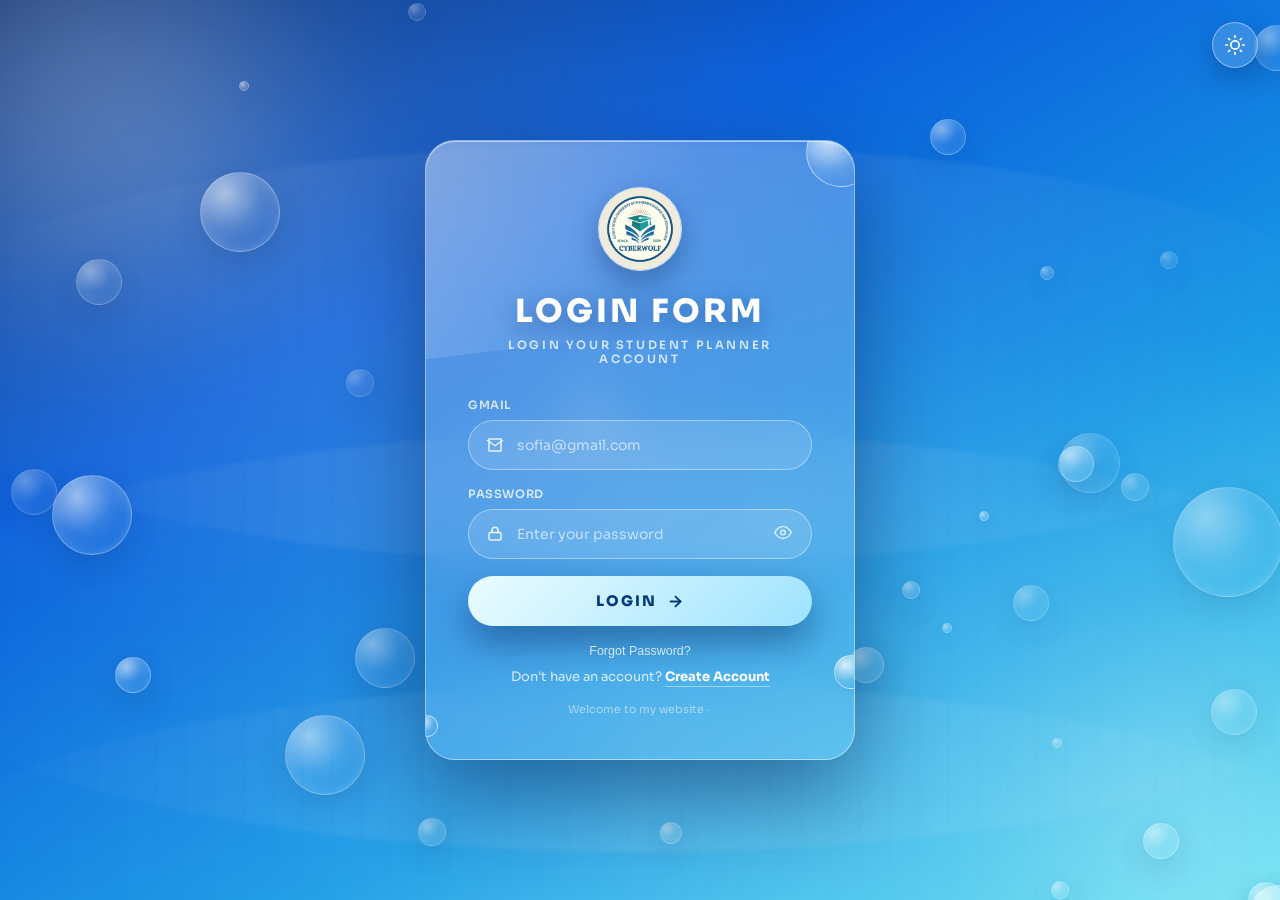
<file: app/src/main/assets/www/notes.html>
<!DOCTYPE html>
<html lang="en">
<head>
<meta charset="UTF-8">
<meta name="viewport" content="width=device-width, initial-scale=1.0">
<title>Notes — Student Planner</title>
<link href="https://fonts.googleapis.com/css2?family=Sora:wght@300;400;500;600;700;800&display=swap" rel="stylesheet">
<link rel="stylesheet" href="assets/css/style.css">
</head>
<body>
<script src="assets/js/app.js"></script>
<script>
SP.initPage({ activeNav:'notes', title:'Notes', sub:'Quick notes, optionally linked to a subject.' }, (root, ctx) => {
  const { db, save, canManage, user } = ctx;
  const subjName = id => { const s = db.subjects.find(s=>s.id===id); return s ? s.subject_name : ''; };

  function openForm(note) {
    const editing = !!note;
    document.body.insertAdjacentHTML('beforeend', `
    <div class="modal-bg show" id="noteModal">
      <div class="modal">
        <div class="modal-head"><div class="modal-title">${editing?'Edit Note':'Add Note'}</div>
          <button class="modal-close" onclick="document.getElementById('noteModal').remove()">✕</button></div>
        <form id="noteForm">
          <div class="form-row"><div><label>Title</label><input type="text" id="fTitle" value="${editing?SP.h(note.title):''}" required></div></div>
          <div class="form-row"><div><label>Content</label><textarea id="fContent" style="min-height:120px">${editing?SP.h(note.content||''):''}</textarea></div></div>
          <div class="form-row"><div><label>Subject (optional)</label><select id="fSubject">
            <option value="">None</option>
            ${SP.mySubjects(db,user).map(s=>`<option value="${s.id}" ${editing&&note.subject_id===s.id?'selected':''}>${SP.h(s.subject_name)}</option>`).join('')}
          </select></div></div>
          <div class="modal-actions">
            <button type="button" class="btn btn-ghost" onclick="document.getElementById('noteModal').remove()">Cancel</button>
            <button type="submit" class="btn btn-primary">${editing?'Save Changes':'Add Note'}</button>
          </div>
        </form>
      </div>
    </div>`);
    document.getElementById('noteForm').addEventListener('submit', e => {
      e.preventDefault();
      const vals = {
        title: document.getElementById('fTitle').value.trim(),
        content: document.getElementById('fContent').value.trim(),
        subject_id: document.getElementById('fSubject').value ? parseInt(document.getElementById('fSubject').value,10) : null,
        updated_at: new Date().toISOString()
      };
      if (!vals.title) return;
      if (editing) Object.assign(note, vals);
      else {
        db.notes.push({ id: ctx.nextId(db,'notes'), user_id: user.id, is_pinned:0, ...vals });
        SP.pushNotification(db, ctx.user, { category: 'notes', title: 'New note posted', body: vals.title });
      }
      save(db); document.getElementById('noteModal').remove(); SP.toast(editing?'Note updated.':'Note added.'); render();
    });
  }

  function render() {
    const list = SP.myNotes(db, user).sort((a,b) => (b.is_pinned - a.is_pinned) || (b.updated_at||'').localeCompare(a.updated_at||''));
    root.innerHTML = `
      <div class="section-head">
        <div><div class="section-eyebrow">Notebook</div><div class="section-title">${list.length} Note${list.length===1?'':'s'}</div></div>
        ${canManage ? `<button class="btn btn-primary" id="addBtn">+ Add Note</button>` : ''}
      </div>
      ${list.length===0 ? `<div class="card"><div class="empty-state"><div class="empty-title">No notes yet</div><div class="empty-sub">${canManage?'Jot down something worth remembering.':'Nothing has been shared here yet.'}</div></div></div>` : `
      <div style="display:grid;grid-template-columns:repeat(auto-fit,minmax(260px,1fr));gap:16px">
        ${list.map(n => `
          <div class="card card-pad">
            <div class="flex items-center gap-10" style="margin-bottom:8px">
              ${n.is_pinned ? '<span class="pill gold">📌 Pinned</span>' : ''}
              ${n.subject_id ? `<span class="pill">${SP.h(subjName(n.subject_id))}</span>` : ''}
            </div>
            <div style="font-weight:700;font-size:15px;margin-bottom:6px">${SP.h(n.title)}</div>
            <div style="font-size:13px;color:var(--muted);white-space:pre-wrap;margin-bottom:14px">${SP.h(n.content||'')}</div>
            ${canManage ? `
            <div class="flex gap-8">
              <button class="btn btn-outline btn-sm" data-pin="${n.id}">${n.is_pinned?'Unpin':'Pin'}</button>
              <button class="btn btn-ghost btn-sm" data-edit="${n.id}">Edit</button>
              <button class="btn btn-danger btn-sm" data-del="${n.id}">Delete</button>
            </div>` : ''}
          </div>`).join('')}
      </div>`}`;

    if (canManage) {
      document.getElementById('addBtn').addEventListener('click', () => openForm(null));
      root.querySelectorAll('[data-edit]').forEach(b => b.addEventListener('click', () => openForm(db.notes.find(n=>n.id===parseInt(b.dataset.edit,10)))));
      root.querySelectorAll('[data-pin]').forEach(b => b.addEventListener('click', () => {
        const n = db.notes.find(n=>n.id===parseInt(b.dataset.pin,10));
        n.is_pinned = n.is_pinned ? 0 : 1; save(db); render();
      }));
      root.querySelectorAll('[data-del]').forEach(b => b.addEventListener('click', () => {
        if (!confirm('Delete this note?')) return;
        db.notes = db.notes.filter(n=>n.id!==parseInt(b.dataset.del,10));
        save(db); SP.toast('Note deleted.'); render();
      }));
    }
  }
  render();
});
</script>
</body>
</html>
</file>
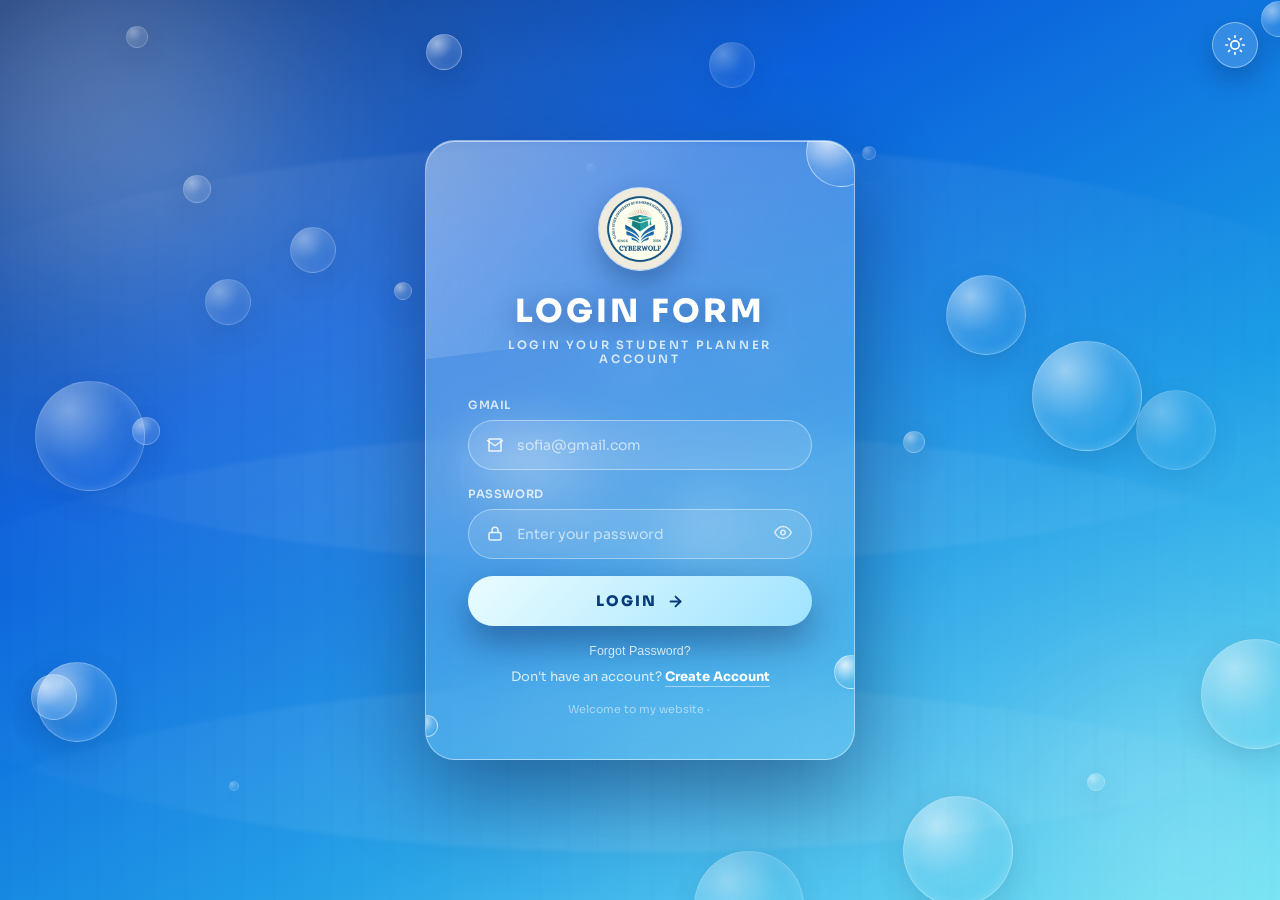
<file: app/src/main/assets/www/profile.html>
<!DOCTYPE html>
<html lang="en">
<head>
<meta charset="UTF-8">
<meta name="viewport" content="width=device-width, initial-scale=1.0">
<title>My Profile — Student Planner</title>
<link href="https://fonts.googleapis.com/css2?family=Sora:wght@300;400;500;600;700;800&display=swap" rel="stylesheet">
<link rel="stylesheet" href="assets/css/style.css">
<style>
.profile-av-wrap{width:110px;height:110px;border-radius:50%;overflow:hidden}
.profile-av{width:110px;height:110px;border-radius:50%;background:linear-gradient(135deg,var(--glow),var(--gold));
  display:flex;align-items:center;justify-content:center;font-weight:700;font-size:36px;color:#04102b}
.profile-av-wrap.clickable{cursor:pointer}
</style>
</head>
<body>
<script src="assets/js/app.js"></script>
<script>
SP.initPage({ activeNav:'profile', title:'My Profile', sub:'This picture follows your account everywhere — sidebar, chat, and more.' }, (root, ctx) => {
  const { db, save, user } = ctx;
  let pendingAvatar = null;

  function render() {
    root.innerHTML = `
      <div class="grid-2">
        <div class="card card-pad" style="text-align:center">
          <div class="section-eyebrow" style="justify-content:center">Profile Picture</div>
          <div style="display:flex;justify-content:center;margin:14px 0 16px">
            <div class="profile-av-wrap">${user.avatar ? `<img src="${user.avatar}" style="width:100%;height:100%;object-fit:cover">` : `<div class="profile-av">${SP.h(SP.initials(user.name))}</div>`}</div>
          </div>
          <label class="btn btn-outline btn-sm" style="cursor:pointer;display:inline-flex">
            Choose Image
            <input type="file" id="avatarInput" accept="image/*" style="display:none">
          </label>
          <div id="avatarFileName" style="font-size:12px;color:var(--muted);margin-top:10px"></div>
          <div style="margin-top:16px;display:flex;gap:10px;justify-content:center">
            <button id="avatarSaveBtn" class="btn btn-primary btn-sm" style="display:none">Save Picture</button>
          </div>
          ${user.avatar ? `<div style="margin-top:10px"><button id="avatarRemoveBtn" class="btn btn-danger btn-sm">Remove Picture</button></div>` : ''}
          <div style="font-size:11.5px;color:var(--muted2);margin-top:16px">JPG, PNG, GIF or WEBP</div>
        </div>

        <div class="card card-pad">
          <div class="section-eyebrow">Account</div>
          <div class="section-title" style="margin-bottom:16px">Your Details</div>
          <form id="detailsForm">
            <div class="form-row"><div><label>Full Name</label><input type="text" id="fName" value="${SP.h(user.name)}"></div></div>
            <div class="form-row"><div><label>Gmail</label><input type="text" value="${SP.h(user.email)}" disabled style="opacity:.6"></div></div>
            <div class="form-row"><div><label>Role</label><input type="text" value="${SP.h(user.role)}" disabled style="opacity:.6;text-transform:capitalize"></div></div>
            <div class="modal-actions" style="justify-content:flex-start;margin-top:8px">
              <button type="submit" class="btn btn-primary btn-sm">Save Details</button>
            </div>
          </form>

          <div class="section-eyebrow" style="margin-top:24px">Password</div>
          <form id="pwForm" style="margin-top:12px">
            <div class="form-row"><div><label>New Password</label><input type="password" id="fPassword" placeholder="Leave blank to keep current password"></div></div>
            <div class="modal-actions" style="justify-content:flex-start;margin-top:8px">
              <button type="submit" class="btn btn-outline btn-sm">Update Password</button>
            </div>
          </form>
        </div>
      </div>

      <div class="card card-pad" style="margin-top:20px">
        <div class="section-eyebrow">Backup &amp; Restore</div>
        <div class="section-title" style="margin-bottom:10px">Keep Your Data Safe</div>
        <div style="font-size:12.5px;color:var(--muted);line-height:1.6;margin-bottom:14px">
          Everything here lives only on this device (no server). Before you uninstall this app,
          switch phones, or hand it to someone else, tap <b>Download Backup</b> and keep that file
          somewhere safe — nothing inside the app (tasks, subjects, accounts, notes, etc.) will be
          lost as long as you restore it with <b>Restore From Backup</b> afterward. Deleting
          something from inside the app itself is the only thing that removes it for good.
        </div>
        <div class="flex gap-8" style="flex-wrap:wrap">
          <button id="exportBtn" class="btn btn-primary btn-sm">Download Backup</button>
          <label class="btn btn-outline btn-sm" style="cursor:pointer">
            Restore From Backup
            <input type="file" id="importInput" accept="application/json" style="display:none">
          </label>
        </div>
      </div>`;

    document.getElementById('exportBtn').addEventListener('click', () => {
      const json = SP.exportData();
      const blob = new Blob([json], { type: 'application/json' });
      const url = URL.createObjectURL(blob);
      const a = document.createElement('a');
      a.href = url;
      a.download = `student-planner-backup-${SP.todayStr()}.json`;
      document.body.appendChild(a);
      a.click();
      a.remove();
      setTimeout(() => URL.revokeObjectURL(url), 2000);
      SP.toast('Backup downloaded.');
    });
    document.getElementById('importInput').addEventListener('change', function(){
      const f = this.files[0];
      if (!f) return;
      if (!confirm('Restoring will REPLACE all current data on this device with the backup file. Continue?')) { this.value=''; return; }
      const reader = new FileReader();
      reader.onload = () => {
        const res = SP.importData(reader.result);
        if (!res.ok) { SP.toast(res.msg, 'err'); this.value=''; return; }
        SP.toast('Backup restored. Reloading...');
        setTimeout(() => location.href = 'index.html', 900);
      };
      reader.readAsText(f);
    });

    document.getElementById('avatarInput').addEventListener('change', function(){
      const f = this.files[0];
      if (!f) return;
      if (f.size > 3*1024*1024) { SP.toast('Image is too big. Max size is 3MB.', 'err'); this.value=''; return; }
      const reader = new FileReader();
      reader.onload = () => { pendingAvatar = reader.result; document.getElementById('avatarFileName').textContent = f.name; document.getElementById('avatarSaveBtn').style.display = 'inline-flex'; };
      reader.readAsDataURL(f);
    });
    document.getElementById('avatarSaveBtn').addEventListener('click', () => {
      if (!pendingAvatar) return;
      user.avatar = pendingAvatar; save(db); SP.toast('Profile picture updated.'); render();
    });
    const removeBtn = document.getElementById('avatarRemoveBtn');
    if (removeBtn) removeBtn.addEventListener('click', () => {
      if (!confirm('Remove your profile picture?')) return;
      user.avatar = null; save(db); SP.toast('Profile picture removed.'); render();
    });
    document.getElementById('detailsForm').addEventListener('submit', e => {
      e.preventDefault();
      const name = document.getElementById('fName').value.trim();
      if (!name) return;
      user.name = name; save(db); SP.toast('Details updated.'); render();
    });
    document.getElementById('pwForm').addEventListener('submit', e => {
      e.preventDefault();
      const pw = document.getElementById('fPassword').value.trim();
      if (!pw) { SP.toast('Enter a new password first.', 'err'); return; }
      user.password = pw; save(db); SP.toast('Password updated.'); document.getElementById('fPassword').value='';
    });
  }
  render();
});
</script>
</body>
</html>
</file>
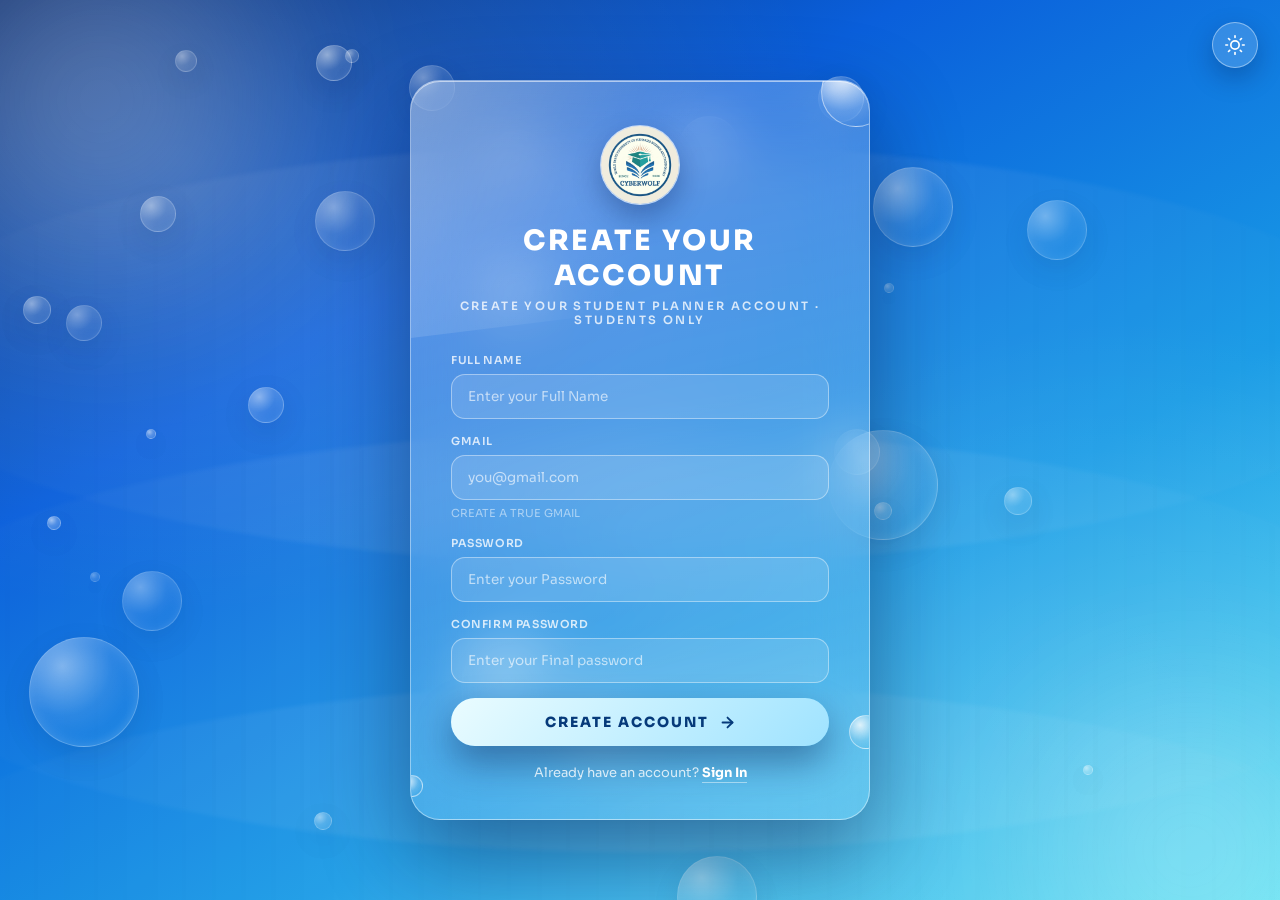
<file: app/src/main/assets/www/register.html>
<!DOCTYPE html>
<html lang="en">
<head>
<meta charset="UTF-8">
<meta name="viewport" content="width=device-width, initial-scale=1.0">
<title>Student Planner — Sign Up</title>
<link href="https://fonts.googleapis.com/css2?family=Sora:wght@300;400;500;600;700;800&display=swap" rel="stylesheet">
<style>
*,*::before,*::after{box-sizing:border-box;margin:0;padding:0}
:root{--dim:rgba(255,255,255,.78);--dim2:rgba(255,255,255,.5);--glass-brd:rgba(255,255,255,.42)}
html,body{height:100%;font-family:'Sora',sans-serif;color:#fff}
body{min-height:100vh;position:relative;overflow-x:hidden;
  background:radial-gradient(1100px 750px at 14% 18%, rgba(255,255,255,.14), transparent 60%),
    radial-gradient(900px 700px at 88% 82%, rgba(255,255,255,.10), transparent 60%),
    linear-gradient(150deg,#052a70 0%,#0a5fdb 32%,#189be6 66%,#5fe0f2 100%);
  background-attachment:fixed;}
.blob{position:fixed;border-radius:50%;filter:blur(60px);z-index:0;pointer-events:none;animation:blobPulse 7s ease-in-out infinite alternate}
@keyframes blobPulse{from{opacity:.55;transform:scale(1)}to{opacity:.85;transform:scale(1.12)}}
.wave-field{position:fixed;inset:0;z-index:0;overflow:hidden;pointer-events:none}
.wave{position:absolute;left:-10%;width:120%;height:420px;border-radius:50%;
  background:linear-gradient(90deg,transparent,rgba(255,255,255,.10),transparent);
  filter:blur(2px);animation:waveMove var(--wd) ease-in-out infinite alternate}
@keyframes waveMove{from{transform:translateY(0) rotate(var(--wr))}to{transform:translateY(-26px) rotate(var(--wr))}}
.bubble-field{position:fixed;inset:0;z-index:1;overflow:hidden;pointer-events:none}
.bubble{position:absolute;border-radius:50%;
  background:radial-gradient(circle at 30% 26%, rgba(255,255,255,.85), rgba(255,255,255,.18) 45%, rgba(255,255,255,.02) 72%);
  border:1px solid rgba(255,255,255,.55);
  box-shadow:0 10px 30px rgba(2,20,70,.22), inset 0 0 14px rgba(255,255,255,.35);
  animation:bubbleFloat var(--bd) ease-in-out infinite alternate;
}
@keyframes bubbleFloat{from{transform:translateY(0) translateX(0)}to{transform:translateY(var(--by)) translateX(var(--bx))}}
.scene{position:relative;z-index:10;min-height:100vh;display:flex;align-items:center;justify-content:center;padding:40px 16px}
.card{width:460px;max-width:100%;position:relative;overflow:hidden;
  background:linear-gradient(165deg, rgba(255,255,255,.24), rgba(255,255,255,.07));
  -webkit-backdrop-filter:blur(28px);backdrop-filter:blur(28px);
  border:1px solid var(--glass-brd);border-radius:30px;padding:44px 40px 38px;
  box-shadow:0 35px 90px rgba(2,16,60,.45), inset 0 1px 0 rgba(255,255,255,.55);}
.card::before{content:'';position:absolute;top:-45%;left:-25%;width:170%;height:75%;
  background:linear-gradient(120deg, rgba(255,255,255,.38), rgba(255,255,255,0) 55%);
  transform:rotate(-7deg);pointer-events:none}
.card .deco-bubble{position:absolute;border-radius:50%;pointer-events:none;
  background:radial-gradient(circle at 32% 28%, rgba(255,255,255,.8), rgba(255,255,255,.12) 50%, transparent 74%);
  border:1px solid rgba(255,255,255,.5)}
.brand-icon{width:80px;height:80px;border-radius:50%;margin:0 auto 18px;overflow:hidden;
  background:linear-gradient(135deg, rgba(255,255,255,.4), rgba(255,255,255,.06));
  border:1px solid rgba(255,255,255,.55);display:flex;align-items:center;justify-content:center;
  box-shadow:0 12px 28px rgba(2,20,70,.3), inset 0 1px 0 rgba(255,255,255,.5)}
.brand-icon img{width:100%;height:100%;object-fit:cover;display:block}
h1.title{font-size:28px;font-weight:800;text-align:center;letter-spacing:2.6px;margin-bottom:6px}
.subtitle{text-align:center;font-size:11.5px;letter-spacing:2.4px;text-transform:uppercase;color:var(--dim);margin-bottom:26px;font-weight:600}
.alert{background:rgba(255,80,80,.18);border:1px solid rgba(255,140,140,.5);border-radius:14px;padding:12px 16px;font-size:13px;color:#fff;margin-bottom:18px;display:flex;align-items:center;gap:10px}
.alert-dot{width:19px;height:19px;flex-shrink:0;border-radius:50%;background:rgba(255,255,255,.25);display:flex;align-items:center;justify-content:center;font-size:11px;font-weight:800}
.field{margin-bottom:15px}
label{display:block;font-size:11px;font-weight:600;letter-spacing:.6px;text-transform:uppercase;color:var(--dim);margin-bottom:7px}
input,select{width:100%;padding:13px 16px;background:rgba(255,255,255,.12);border:1.5px solid rgba(255,255,255,.4);
  border-radius:14px;color:#fff;font-size:13.5px;font-family:'Sora',sans-serif;outline:none;transition:.2s;color-scheme:dark}
input::placeholder{color:rgba(255,255,255,.62)}
input:focus,select:focus{background:rgba(255,255,255,.2);border-color:#fff;box-shadow:0 0 0 4px rgba(255,255,255,.18)}
select option{background:#0a5fdb;color:#fff}
.btn{width:100%;padding:15px;border:none;border-radius:999px;background:linear-gradient(135deg,#eafcff,#9fe3ff);
  color:#063a7a;font-weight:800;font-size:14px;letter-spacing:2px;text-transform:uppercase;
  display:flex;align-items:center;justify-content:center;gap:10px;cursor:pointer;margin-top:8px;
  box-shadow:0 16px 36px rgba(2,20,70,.4);transition:.2s;font-family:'Sora',sans-serif}
.btn:hover{transform:translateY(-2px);box-shadow:0 20px 44px rgba(2,20,70,.5)}
.foot{text-align:center;font-size:13px;color:var(--dim);margin-top:18px}
.foot a{color:#fff;font-weight:700;text-decoration:none;border-bottom:1px solid rgba(255,255,255,.45);padding-bottom:1px}
.hint{font-size:11px;color:var(--dim2);margin-top:5px;line-height:1.5}
.theme-toggle{position:fixed;top:22px;right:22px;z-index:50;width:46px;height:46px;border-radius:50%;
  background:rgba(255,255,255,.16);border:1px solid rgba(255,255,255,.42);-webkit-backdrop-filter:blur(14px);
  backdrop-filter:blur(14px);display:flex;align-items:center;justify-content:center;cursor:pointer;
  box-shadow:0 10px 26px rgba(2,20,70,.28);transition:.2s}
.theme-toggle:hover{transform:translateY(-2px) scale(1.05);background:rgba(255,255,255,.24)}
.theme-toggle svg{width:20px;height:20px;stroke:#fff;fill:none;stroke-width:2;stroke-linecap:round;stroke-linejoin:round}
body.dark-mode{
  background:
    radial-gradient(1100px 750px at 14% 18%, rgba(90,150,255,.09), transparent 60%),
    radial-gradient(900px 700px at 88% 82%, rgba(60,110,255,.08), transparent 60%),
    linear-gradient(150deg,#020510 0%,#071534 30%,#0a2050 65%,#0a2f5e 100%);
  background-attachment:fixed;
}
.dark-mode .blob{background:radial-gradient(circle,rgba(70,130,255,.18),transparent 70%) !important;opacity:.75}
.dark-mode .wave{background:linear-gradient(90deg,transparent,rgba(90,150,255,.09),transparent)}
.dark-mode .bubble{
  background:radial-gradient(circle at 30% 26%, rgba(190,220,255,.55), rgba(120,170,255,.12) 45%, rgba(255,255,255,.01) 72%);
  border-color:rgba(150,190,255,.3);
  box-shadow:0 10px 30px rgba(0,0,10,.35), inset 0 0 14px rgba(150,190,255,.2);
}
.dark-mode .card{
  background:linear-gradient(165deg, rgba(20,36,74,.55), rgba(8,16,38,.35));
  border-color:rgba(120,170,255,.35);
  box-shadow:0 35px 90px rgba(0,0,10,.6), inset 0 1px 0 rgba(150,190,255,.22);
}
.dark-mode .card::before{background:linear-gradient(120deg, rgba(150,190,255,.16), rgba(255,255,255,0) 55%)}
.dark-mode .card .deco-bubble{
  background:radial-gradient(circle at 32% 28%, rgba(190,220,255,.5), rgba(120,170,255,.08) 50%, transparent 74%);
  border-color:rgba(150,190,255,.3);
}
.dark-mode .brand-icon{
  background:linear-gradient(135deg, rgba(40,70,140,.55), rgba(8,16,38,.25));
  border-color:rgba(120,170,255,.4);
  box-shadow:0 12px 28px rgba(0,0,10,.4), inset 0 1px 0 rgba(150,190,255,.25);
}
.dark-mode label,.dark-mode .subtitle,.dark-mode .foot,.dark-mode .hint{color:rgba(190,215,255,.68)}
.dark-mode input,.dark-mode select{background:rgba(255,255,255,.05);border-color:rgba(120,170,255,.32);color:#eaf3ff}
.dark-mode input::placeholder{color:rgba(190,215,255,.35)}
.dark-mode input:focus,.dark-mode select:focus{background:rgba(26,108,245,.12);border-color:#3b9eff;box-shadow:0 0 0 4px rgba(26,108,245,.18)}
.dark-mode select option{background:#0a1f4a;color:#eaf3ff}
.dark-mode .btn{background:linear-gradient(135deg,#1a6cf5,#123a8f);color:#eaf3ff;box-shadow:0 16px 36px rgba(0,0,10,.45)}
.dark-mode .btn svg{stroke:#eaf3ff}
.dark-mode .btn:hover{box-shadow:0 20px 44px rgba(0,0,10,.55)}
.dark-mode .foot a{color:#eaf3ff;border-color:rgba(150,190,255,.5)}
.dark-mode .alert{background:rgba(20,36,74,.5);border-color:rgba(120,170,255,.35)}
</style>
</head>
<body>

<button class="theme-toggle" id="themeToggle" title="Toggle dark mode">
  <svg id="themeIcon" viewBox="0 0 24 24"><circle cx="12" cy="12" r="5"/><line x1="12" y1="1" x2="12" y2="3"/><line x1="12" y1="21" x2="12" y2="23"/><line x1="4.22" y1="4.22" x2="5.64" y2="5.64"/><line x1="18.36" y1="18.36" x2="19.78" y2="19.78"/><line x1="1" y1="12" x2="3" y2="12"/><line x1="21" y1="12" x2="23" y2="12"/><line x1="4.22" y1="19.78" x2="5.64" y2="18.36"/><line x1="18.36" y1="5.64" x2="19.78" y2="4.22"/></svg>
</button>

<div class="blob" style="width:520px;height:520px;top:-160px;left:-160px;background:radial-gradient(circle,rgba(255,255,255,.28),transparent 70%)"></div>
<div class="blob" style="width:460px;height:460px;bottom:-180px;right:-140px;background:radial-gradient(circle,rgba(255,255,255,.22),transparent 70%);animation-delay:1.5s"></div>

<div class="wave-field">
  <div class="wave" style="top:16%;--wd:9s;--wr:-6deg"></div>
  <div class="wave" style="top:48%;--wd:12s;--wr:4deg;animation-delay:1s"></div>
  <div class="wave" style="top:76%;--wd:10.5s;--wr:-3deg;animation-delay:2s"></div>
</div>

<div class="bubble-field" id="bubbleField"></div>

<div class="scene">
  <div class="card">
    <div class="deco-bubble" style="width:70px;height:70px;top:-24px;right:-22px"></div>
    <div class="deco-bubble" style="width:34px;height:34px;bottom:70px;right:-14px"></div>
    <div class="deco-bubble" style="width:22px;height:22px;bottom:22px;left:-10px"></div>

    <div class="brand-icon">
      <img src="assets/img/logo.jpg" alt="School Logo">
    </div>
    <h1 class="title">CREATE YOUR ACCOUNT</h1>
    <div class="subtitle">Create your Student Planner account · Students only</div>

    <div id="alertBox"></div>

    <form id="regForm">
      <div class="field">
        <label>Full Name</label>
        <input type="text" id="name" placeholder="Enter your Full Name" required>
      </div>
      <div class="field">
        <label>Gmail</label>
        <input type="email" id="email" placeholder="you@gmail.com" required>
        <div class="hint">CREATE A TRUE GMAIL</div>
      </div>
      <div class="field">
        <label>Password</label>
        <input type="password" id="password" placeholder="Enter your Password" required>
      </div>
      <div class="field">
        <label>Confirm Password</label>
        <input type="password" id="confirmPassword" placeholder="Enter your Final password" required>
      </div>
      <button class="btn" type="submit">
        Create Account
        <svg width="17" height="17" viewBox="0 0 24 24" fill="none" stroke="#063a7a" stroke-width="2.6" stroke-linecap="round" stroke-linejoin="round"><line x1="5" y1="12" x2="19" y2="12"/><polyline points="12 5 19 12 12 19"/></svg>
      </button>
    </form>

    <div class="foot">Already have an account? <a href="login.html">Sign In</a></div>
  </div>
</div>

<script src="assets/js/app.js"></script>
<script>
if (SP.currentUser()) location.href = 'index.html';
const alertBox = document.getElementById('alertBox');
document.getElementById('regForm').addEventListener('submit', function(e){
  e.preventDefault();
  const name = document.getElementById('name').value.trim();
  const email = document.getElementById('email').value.trim();
  const password = document.getElementById('password').value.trim();
  const confirmPassword = document.getElementById('confirmPassword').value.trim();
  if (!name || !email || !password || !confirmPassword) {
    alertBox.innerHTML = '<div class="alert"><div class="alert-dot">!</div><span>Please fill in all fields.</span></div>';
    return;
  }
  if (!SP.isGmail(email)) {
    alertBox.innerHTML = '<div class="alert"><div class="alert-dot">!</div><span>Please use a Gmail address ending in @gmail.com.</span></div>';
    return;
  }
  if (password !== confirmPassword) {
    alertBox.innerHTML = '<div class="alert"><div class="alert-dot">!</div><span>Passwords do not match.</span></div>';
    return;
  }
  const res = SP.register({ name, email, password });
  if (!res.ok) {
    alertBox.innerHTML = `<div class="alert"><div class="alert-dot">!</div><span>${res.msg}</span></div>`;
    return;
  }
  location.href = 'login.html?registered=1';
});

const field = document.getElementById('bubbleField');
const sizes = [10,14,18,22,28,36,46,60,80,110];
for (let i = 0; i < 34; i++) {
  const b = document.createElement('div');
  b.className = 'bubble';
  const sz = sizes[Math.floor(Math.random()*sizes.length)];
  const top = Math.random()*100;
  const left = Math.random()*100;
  const dur = (Math.random()*6+5).toFixed(1);
  const bx = (Math.random()*30-15).toFixed(0);
  const by = -(Math.random()*40+16).toFixed(0);
  const op = (Math.random()*.35+.35).toFixed(2);
  b.style.cssText = `width:${sz}px;height:${sz}px;top:${top}%;left:${left}%;opacity:${op};--bd:${dur}s;--bx:${bx}px;--by:${by}px;animation-delay:${(Math.random()*4).toFixed(1)}s`;
  field.appendChild(b);
}

const SUN_ICON  = '<circle cx="12" cy="12" r="5"/><line x1="12" y1="1" x2="12" y2="3"/><line x1="12" y1="21" x2="12" y2="23"/><line x1="4.22" y1="4.22" x2="5.64" y2="5.64"/><line x1="18.36" y1="18.36" x2="19.78" y2="19.78"/><line x1="1" y1="12" x2="3" y2="12"/><line x1="21" y1="12" x2="23" y2="12"/><line x1="4.22" y1="19.78" x2="5.64" y2="18.36"/><line x1="18.36" y1="5.64" x2="19.78" y2="4.22"/>';
const MOON_ICON = '<path d="M21 12.79A9 9 0 1 1 11.21 3 7 7 0 0 0 21 12.79z"/>';
const themeIcon = document.getElementById('themeIcon');
const themeToggle = document.getElementById('themeToggle');
function applyTheme(mode){
  document.body.classList.toggle('dark-mode', mode === 'dark');
  themeIcon.innerHTML = mode === 'dark' ? MOON_ICON : SUN_ICON;
  themeToggle.title = mode === 'dark' ? 'Switch to light mode' : 'Switch to dark mode';
}
applyTheme(localStorage.getItem('sp_theme_mode') || 'light');
themeToggle.addEventListener('click', function(){
  const next = document.body.classList.contains('dark-mode') ? 'light' : 'dark';
  localStorage.setItem('sp_theme_mode', next);
  applyTheme(next);
});
</script>
</body>
</html>
</file>
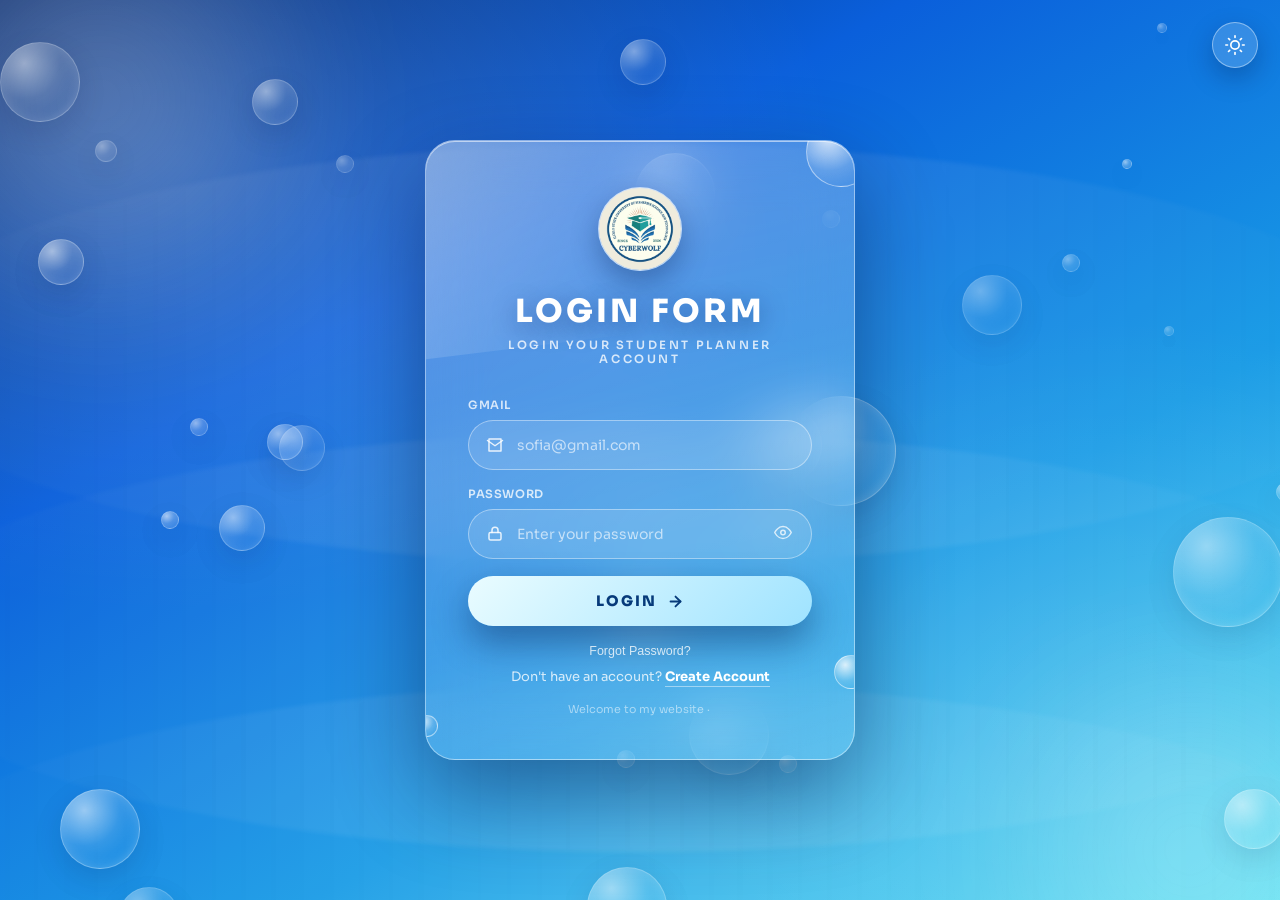
<file: app/src/main/assets/www/schedule.html>
<!DOCTYPE html>
<html lang="en">
<head>
<meta charset="UTF-8">
<meta name="viewport" content="width=device-width, initial-scale=1.0">
<title>Class Schedule — Student Planner</title>
<link href="https://fonts.googleapis.com/css2?family=Sora:wght@300;400;500;600;700;800&display=swap" rel="stylesheet">
<link rel="stylesheet" href="assets/css/style.css">
</head>
<body>
<script src="assets/js/app.js"></script>
<script>
SP.initPage({ activeNav:'schedule', title:'Class Schedule', sub:'Your weekly timetable.' }, (root, ctx) => {
  const { db, save, canManage, user } = ctx;
  const DAYS = ['Mon','Tue','Wed','Thu','Fri','Sat','Sun'];
  const subjName = id => { const s = db.subjects.find(s=>s.id===id); return s ? s.subject_name : '(unknown)'; };
  const subjColor = id => { const s = db.subjects.find(s=>s.id===id); return s ? s.color : '#1a6cf5'; };

  function openForm(entry) {
    const editing = !!entry;
    const mySubjects = SP.mySubjects(db, user);
    if (mySubjects.length === 0) { SP.toast('Add a subject first.', 'err'); return; }
    document.body.insertAdjacentHTML('beforeend', `
    <div class="modal-bg show" id="schModal">
      <div class="modal">
        <div class="modal-head"><div class="modal-title">${editing?'Edit Class':'Add Class'}</div>
          <button class="modal-close" onclick="document.getElementById('schModal').remove()">✕</button></div>
        <form id="schForm">
          <div class="form-row"><div><label>Subject</label><select id="fSubject">
            ${mySubjects.map(s=>`<option value="${s.id}" ${editing&&entry.subject_id===s.id?'selected':''}>${SP.h(s.subject_name)}</option>`).join('')}
          </select></div></div>
          <div class="form-row cols-2">
            <div><label>Day</label><select id="fDay">${DAYS.map(d=>`<option value="${d}" ${editing&&entry.day_of_week===d?'selected':''}>${d}</option>`).join('')}</select></div>
            <div><label>Room</label><input type="text" id="fRoom" value="${editing?SP.h(entry.room||''):''}"></div>
          </div>
          <div class="form-row cols-2">
            <div><label>Start Time</label><input type="time" id="fStart" value="${editing?entry.start_time:'08:00'}"></div>
            <div><label>End Time</label><input type="time" id="fEnd" value="${editing?entry.end_time:'09:00'}"></div>
          </div>
          <div class="modal-actions">
            <button type="button" class="btn btn-ghost" onclick="document.getElementById('schModal').remove()">Cancel</button>
            <button type="submit" class="btn btn-primary">${editing?'Save Changes':'Add Class'}</button>
          </div>
        </form>
      </div>
    </div>`);
    document.getElementById('schForm').addEventListener('submit', e => {
      e.preventDefault();
      const vals = {
        subject_id: parseInt(document.getElementById('fSubject').value,10),
        day_of_week: document.getElementById('fDay').value,
        room: document.getElementById('fRoom').value.trim(),
        start_time: document.getElementById('fStart').value,
        end_time: document.getElementById('fEnd').value
      };
      if (editing) Object.assign(entry, vals);
      else {
        db.schedule.push({ id: ctx.nextId(db,'schedule'), ...vals });
        SP.pushNotification(db, ctx.user, {
          category: 'schedule', title: 'Class schedule updated',
          body: `${subjName(vals.subject_id)} · ${vals.day_of_week} ${vals.start_time}–${vals.end_time}${vals.room?' · '+vals.room:''}`
        });
      }
      save(db); document.getElementById('schModal').remove(); SP.toast(editing?'Class updated.':'Class added.'); render();
    });
  }

  function render() {
    const schedule = SP.mySchedule(db, user);
    root.innerHTML = `
      <div class="section-head">
        <div><div class="section-eyebrow">Weekly Timetable</div><div class="section-title">Class Schedule</div></div>
        ${canManage ? `<button class="btn btn-primary" id="addBtn">+ Add Class</button>` : ''}
      </div>
      <div class="grid-2" style="grid-template-columns:repeat(auto-fit,minmax(230px,1fr));display:grid;gap:16px">
        ${DAYS.map(day => {
          const items = schedule.filter(s=>s.day_of_week===day).sort((a,b)=>a.start_time.localeCompare(b.start_time));
          return `
          <div class="card card-pad">
            <div style="font-weight:700;font-size:14px;margin-bottom:12px">${day}</div>
            ${items.length===0 ? `<div style="font-size:12px;color:var(--muted2)">No classes</div>` :
              items.map(c => `
              <div style="padding:10px 0;border-bottom:1px solid rgba(90,120,190,.08)">
                <div class="flex items-center gap-10">
                  <span class="chip" style="background:${subjColor(c.subject_id)}"></span>
                  <div style="flex:1;min-width:0;font-size:13px;font-weight:600;overflow:hidden;text-overflow:ellipsis;white-space:nowrap">${SP.h(subjName(c.subject_id))}</div>
                </div>
                <div style="font-size:11px;color:var(--glow2);font-weight:600;margin-top:4px">${SP.fmtTime(c.start_time)} – ${SP.fmtTime(c.end_time)}</div>
                <div style="font-size:11px;color:var(--muted);margin-top:2px">${SP.h(c.room||'No room set')}</div>
                ${canManage ? `<div class="flex gap-8" style="margin-top:8px"><button class="btn btn-ghost btn-sm" data-edit="${c.id}">Edit</button><button class="btn btn-danger btn-sm" data-del="${c.id}">Delete</button></div>` : ''}
              </div>`).join('')}
          </div>`;
        }).join('')}
      </div>`;

    if (canManage) {
      document.getElementById('addBtn').addEventListener('click', () => openForm(null));
      root.querySelectorAll('[data-edit]').forEach(b => b.addEventListener('click', () => openForm(db.schedule.find(s=>s.id===parseInt(b.dataset.edit,10)))));
      root.querySelectorAll('[data-del]').forEach(b => b.addEventListener('click', () => {
        if (!confirm('Remove this class from the schedule?')) return;
        db.schedule = db.schedule.filter(s=>s.id!==parseInt(b.dataset.del,10));
        save(db); SP.toast('Class removed.'); render();
      }));
    }
  }
  render();
});
</script>
</body>
</html>
</file>
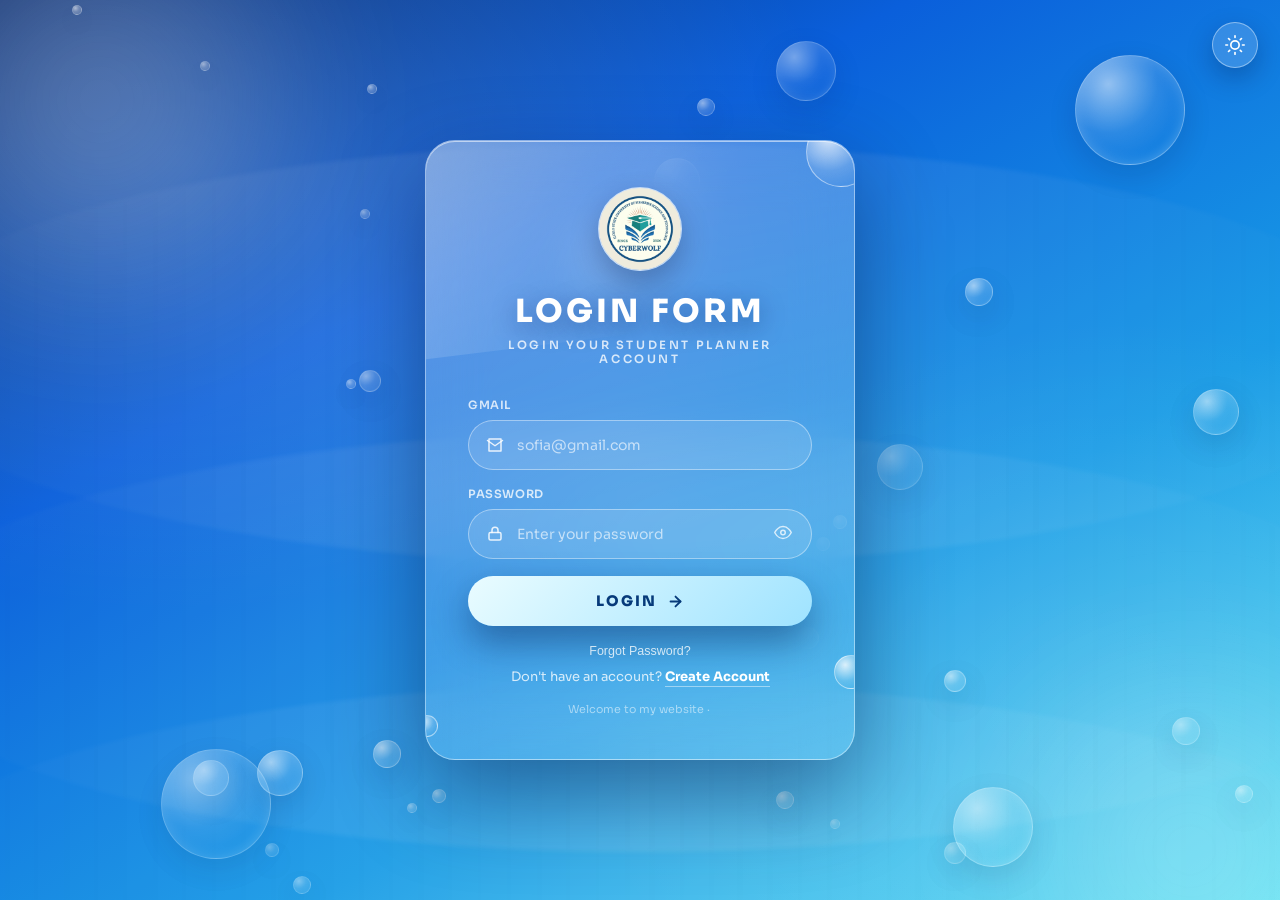
<file: app/src/main/assets/www/subjects.html>
<!DOCTYPE html>
<html lang="en">
<head>
<meta charset="UTF-8">
<meta name="viewport" content="width=device-width, initial-scale=1.0">
<title>Subjects — Student Planner</title>
<link href="https://fonts.googleapis.com/css2?family=Sora:wght@300;400;500;600;700;800&display=swap" rel="stylesheet">
<link rel="stylesheet" href="assets/css/style.css">
</head>
<body>
<script src="assets/js/app.js"></script>
<script>
SP.initPage({ activeNav:'subjects', title:'Subjects', sub:'Your classes and courses.' }, (root, ctx) => {
  const { db, save, canManage, user } = ctx;

  function openForm(subj) {
    const editing = !!subj;
    document.body.insertAdjacentHTML('beforeend', `
    <div class="modal-bg show" id="subModal">
      <div class="modal">
        <div class="modal-head"><div class="modal-title">${editing?'Edit Subject':'Add Subject'}</div>
          <button class="modal-close" onclick="document.getElementById('subModal').remove()">✕</button></div>
        <form id="subForm">
          <div class="form-row"><div><label>Subject Name</label><input type="text" id="fName" value="${editing?SP.h(subj.subject_name):''}" required></div></div>
          <div class="form-row cols-2">
            <div><label>Subject Code</label><input type="text" id="fCode" value="${editing?SP.h(subj.subject_code||''):''}"></div>
            <div><label>Units</label><input type="number" step="0.5" id="fUnits" value="${editing?(subj.units??''):''}"></div>
          </div>
          <div class="form-row cols-2">
            <div><label>Instructor</label><input type="text" id="fInstructor" value="${editing?SP.h(subj.instructor||''):''}"></div>
            <div><label>Color</label><input type="color" id="fColor" value="${editing?subj.color:'#1a6cf5'}"></div>
          </div>
          <div class="modal-actions">
            <button type="button" class="btn btn-ghost" onclick="document.getElementById('subModal').remove()">Cancel</button>
            <button type="submit" class="btn btn-primary">${editing?'Save Changes':'Add Subject'}</button>
          </div>
        </form>
      </div>
    </div>`);
    document.getElementById('subForm').addEventListener('submit', e => {
      e.preventDefault();
      const vals = {
        subject_name: document.getElementById('fName').value.trim(),
        subject_code: document.getElementById('fCode').value.trim(),
        units: parseFloat(document.getElementById('fUnits').value) || null,
        instructor: document.getElementById('fInstructor').value.trim(),
        color: document.getElementById('fColor').value
      };
      if (!vals.subject_name) return;
      if (editing) Object.assign(subj, vals);
      else {
        db.subjects.push({ id: ctx.nextId(db,'subjects'), user_id: user.id, ...vals });
        SP.pushNotification(db, ctx.user, {
          category: 'subjects', title: 'New subject added',
          body: vals.subject_name + (vals.subject_code ? ` (${vals.subject_code})` : '')
        });
      }
      save(db); document.getElementById('subModal').remove(); SP.toast(editing?'Subject updated.':'Subject added.'); render();
    });
  }

  function render() {
    const list = SP.mySubjects(db, user);
    root.innerHTML = `
      <div class="section-head">
        <div><div class="section-eyebrow">Roster</div><div class="section-title">${list.length} Subject${list.length===1?'':'s'}</div></div>
        ${canManage ? `<button class="btn btn-primary" id="addBtn">+ Add Subject</button>` : ''}
      </div>
      ${list.length===0 ? `<div class="card"><div class="empty-state"><div class="empty-title">No subjects yet</div><div class="empty-sub">Add your first subject to get started.</div></div></div>` : `
      <div class="stat-grid" style="grid-template-columns:repeat(auto-fit,minmax(260px,1fr))">
        ${list.map(s => {
          const taskCount = db.tasks.filter(t=>t.subject_id===s.id).length;
          return `
          <div class="card card-pad" style="--c:${s.color}">
            <div class="flex items-center gap-10" style="margin-bottom:10px">
              <span class="chip" style="width:14px;height:14px;background:${s.color}"></span>
              <div style="font-weight:700;font-size:15px;flex:1">${SP.h(s.subject_name)}</div>
            </div>
            <div style="font-size:12px;color:var(--muted);margin-bottom:4px">${s.subject_code?SP.h(s.subject_code)+' · ':''}${s.units?s.units+' units':''}</div>
            <div style="font-size:12.5px;color:var(--muted2);margin-bottom:14px">${s.instructor?SP.h(s.instructor):'No instructor set'}</div>
            <div class="flex items-center" style="justify-content:space-between">
              <span class="pill">${taskCount} task${taskCount===1?'':'s'}</span>
              ${canManage ? `<div class="flex gap-8"><button class="btn btn-ghost btn-sm" data-edit="${s.id}">Edit</button><button class="btn btn-danger btn-sm" data-del="${s.id}">Delete</button></div>` : ''}
            </div>
          </div>`;
        }).join('')}
      </div>`}`;

    if (canManage) {
      document.getElementById('addBtn').addEventListener('click', () => openForm(null));
      root.querySelectorAll('[data-edit]').forEach(b => b.addEventListener('click', () => openForm(db.subjects.find(s=>s.id===parseInt(b.dataset.edit,10)))));
      root.querySelectorAll('[data-del]').forEach(b => b.addEventListener('click', () => {
        if (!confirm('Delete this subject? Tasks and schedule entries linked to it will lose that link.')) return;
        const id = parseInt(b.dataset.del,10);
        db.subjects = db.subjects.filter(s=>s.id!==id);
        db.tasks.forEach(t => { if (t.subject_id===id) t.subject_id = null; });
        db.notes.forEach(n => { if (n.subject_id===id) n.subject_id = null; });
        db.schedule = db.schedule.filter(sc => sc.subject_id !== id);
        save(db); SP.toast('Subject deleted.'); render();
      }));
    }
  }
  render();
});
</script>
</body>
</html>
</file>
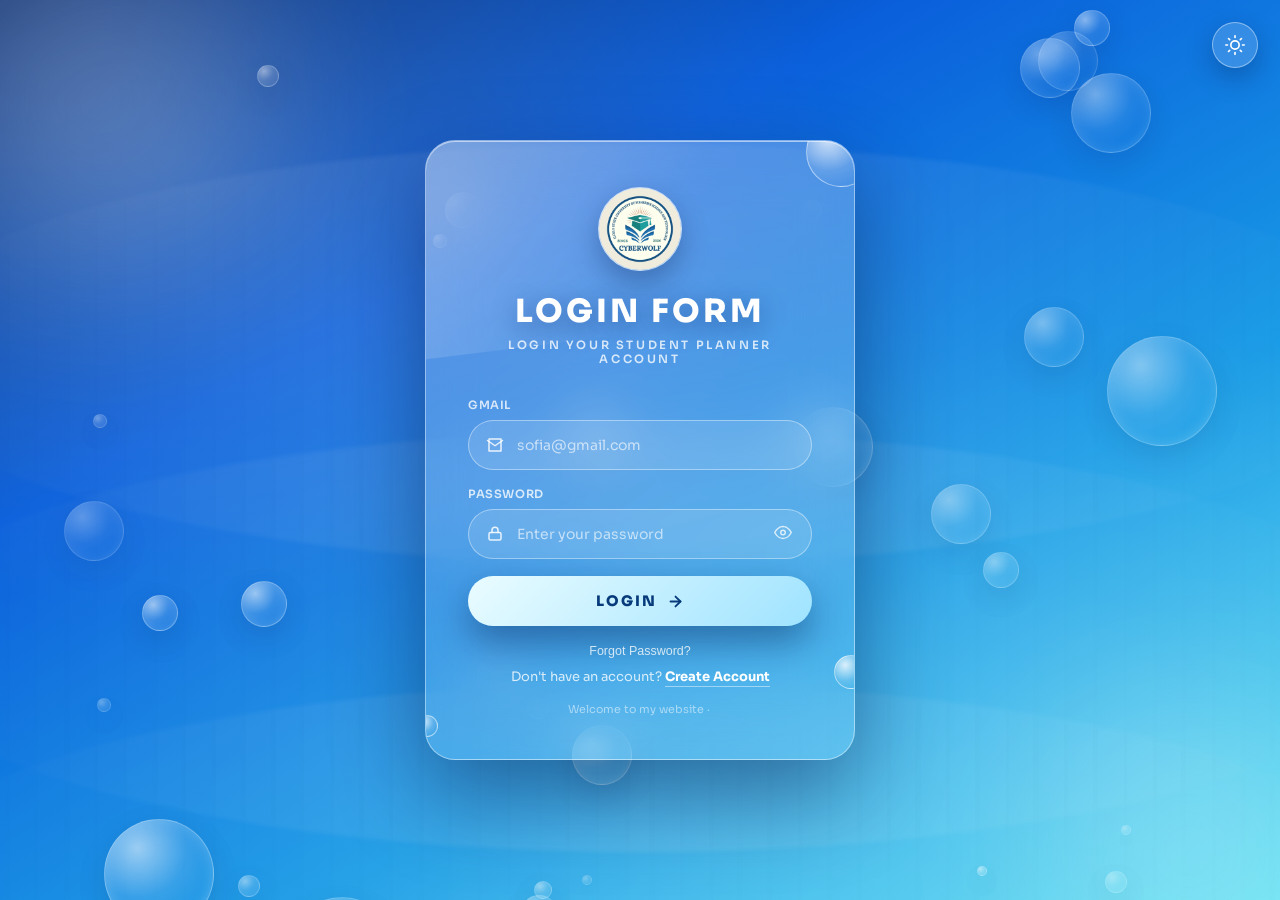
<file: app/src/main/assets/www/tasks.html>
<!DOCTYPE html>
<html lang="en">
<head>
<meta charset="UTF-8">
<meta name="viewport" content="width=device-width, initial-scale=1.0">
<title>Tasks — Student Planner</title>
<link href="https://fonts.googleapis.com/css2?family=Sora:wght@300;400;500;600;700;800&display=swap" rel="stylesheet">
<link rel="stylesheet" href="assets/css/style.css">
</head>
<body>
<script src="assets/js/app.js"></script>
<script>
SP.initPage({ activeNav:'tasks', title:'Tasks', sub:'Your assignments, homework and to-dos.' }, (root, ctx) => {
  const { db, save, canManage, user } = ctx;
  let filterStatus = 'all', filterSubject = 'all';

  const subjName = id => { const s = db.subjects.find(s=>s.id===id); return s ? s.subject_name : ''; };

  function subjectOptions(selected) {
    return `<option value="">No subject</option>` + SP.mySubjects(db,user).map(s =>
      `<option value="${s.id}" ${selected==s.id?'selected':''}>${SP.h(s.subject_name)}</option>`).join('');
  }

  function openForm(task) {
    const editing = !!task;
    document.body.insertAdjacentHTML('beforeend', `
    <div class="modal-bg show" id="taskModal">
      <div class="modal">
        <div class="modal-head"><div class="modal-title">${editing?'Edit Task':'Add Task'}</div>
          <button class="modal-close" onclick="document.getElementById('taskModal').remove()">✕</button></div>
        <form id="taskForm">
          <div class="form-row"><div><label>Title</label><input type="text" id="fTitle" value="${editing?SP.h(task.title):''}" required></div></div>
          <div class="form-row"><div><label>Description</label><textarea id="fDesc">${editing?SP.h(task.description||''):''}</textarea></div></div>
          <div class="form-row cols-2">
            <div><label>Subject</label><select id="fSubject">${subjectOptions(editing?task.subject_id:'')}</select></div>
            <div><label>Due Date</label><input type="date" id="fDue" value="${editing?(task.due_date||''):''}"></div>
          </div>
          <div class="form-row cols-2">
            <div><label>Due Time (optional)</label><input type="time" id="fDueTime" value="${editing?(task.due_time||''):''}"></div>
            <div></div>
          </div>
          <div class="form-row cols-2">
            <div><label>Priority</label><select id="fPriority">
              ${['low','medium','high'].map(p=>`<option value="${p}" ${editing&&task.priority===p?'selected':''}>${p}</option>`).join('')}
            </select></div>
            <div><label>Status</label><select id="fStatus">
              ${['pending','in_progress','completed'].map(p=>`<option value="${p}" ${editing&&task.status===p?'selected':''}>${p.replace('_',' ')}</option>`).join('')}
            </select></div>
          </div>
          <div class="modal-actions">
            <button type="button" class="btn btn-ghost" onclick="document.getElementById('taskModal').remove()">Cancel</button>
            <button type="submit" class="btn btn-primary">${editing?'Save Changes':'Add Task'}</button>
          </div>
        </form>
      </div>
    </div>`);
    document.getElementById('taskForm').addEventListener('submit', e => {
      e.preventDefault();
      const vals = {
        title: document.getElementById('fTitle').value.trim(),
        description: document.getElementById('fDesc').value.trim(),
        subject_id: document.getElementById('fSubject').value ? parseInt(document.getElementById('fSubject').value,10) : null,
        due_date: document.getElementById('fDue').value || null,
        due_time: document.getElementById('fDueTime').value || null,
        priority: document.getElementById('fPriority').value,
        status: document.getElementById('fStatus').value
      };
      if (!vals.title) return;
      if (editing) {
        Object.assign(task, vals);
        task.completed_at = vals.status === 'completed' ? (task.completed_at || new Date().toISOString()) : null;
      } else {
        const id = ctx.nextId(db,'tasks');
        db.tasks.push({ id, user_id: user.id, completed_at: vals.status==='completed'?new Date().toISOString():null, ...vals });
        SP.pushNotification(db, ctx.user, {
          category: 'tasks', title: 'New task posted',
          body: vals.title + (vals.due_date ? ' · due ' + SP.fmtDate(vals.due_date) : '')
        });
      }
      save(db); document.getElementById('taskModal').remove(); SP.toast(editing?'Task updated.':'Task added.'); render();
    });
  }

  function render() {
    let list = SP.myTasks(db, user);
    if (filterStatus !== 'all') list = list.filter(t => t.status === filterStatus);
    if (filterSubject !== 'all') list = list.filter(t => String(t.subject_id) === filterSubject);
    list.sort((a,b) => (a.due_date||'9999') < (b.due_date||'9999') ? -1 : 1);

    root.innerHTML = `
      <div class="section-head">
        <div><div class="section-eyebrow">Task List</div><div class="section-title">${list.length} Task${list.length===1?'':'s'}</div></div>
        <div class="flex gap-8" style="flex-wrap:wrap">
          <select id="fltStatus" style="width:150px">
            <option value="all">All statuses</option>
            <option value="pending">Pending</option>
            <option value="in_progress">In progress</option>
            <option value="completed">Completed</option>
          </select>
          <select id="fltSubject" style="width:170px">
            <option value="all">All subjects</option>
            ${SP.mySubjects(db,user).map(s=>`<option value="${s.id}">${SP.h(s.subject_name)}</option>`).join('')}
          </select>
          ${canManage ? `<button class="btn btn-primary" id="addTaskBtn">+ Add Task</button>` : ''}
        </div>
      </div>
      <div class="card">
        <div class="table-wrap">
        ${list.length===0 ? `<div class="empty-state"><div class="empty-title">No tasks found</div><div class="empty-sub">Try changing the filters${canManage?', or add a new task.':'.'}</div></div>` : `
        <table>
          <thead><tr><th>Task</th><th>Subject</th><th>Due</th><th>Priority</th><th>Status</th>${canManage?'<th></th>':''}</tr></thead>
          <tbody>
          ${list.map(t => `
            <tr>
              <td><div style="font-weight:600">${SP.h(t.title)}</div>${t.description?`<div style="font-size:11.5px;color:var(--muted);margin-top:2px">${SP.h(t.description)}</div>`:''}</td>
              <td>${t.subject_id ? SP.h(subjName(t.subject_id)) : '<span style="color:var(--muted2)">—</span>'}</td>
              <td>${t.due_date ? SP.fmtDate(t.due_date) + (t.due_time ? ' · ' + SP.fmtTime(t.due_time) : '') : '<span style="color:var(--muted2)">—</span>'}</td>
              <td><span class="badge pri-${t.priority}">${t.priority}</span></td>
              <td><span class="badge st-${t.status}">${t.status.replace('_',' ')}</span></td>
              ${canManage ? `<td>
                <div class="flex gap-8">
                  <button class="btn btn-outline btn-sm" data-toggle="${t.id}">${t.status==='completed'?'Reopen':'Complete'}</button>
                  <button class="btn btn-ghost btn-sm" data-edit="${t.id}">Edit</button>
                  <button class="btn btn-danger btn-sm" data-del="${t.id}">Delete</button>
                </div></td>` : ''}
            </tr>`).join('')}
          </tbody>
        </table>`}
        </div>
      </div>`;

    document.getElementById('fltStatus').value = filterStatus;
    document.getElementById('fltSubject').value = filterSubject;
    document.getElementById('fltStatus').addEventListener('change', e => { filterStatus = e.target.value; render(); });
    document.getElementById('fltSubject').addEventListener('change', e => { filterSubject = e.target.value; render(); });
    if (canManage) {
      document.getElementById('addTaskBtn').addEventListener('click', () => openForm(null));
      root.querySelectorAll('[data-edit]').forEach(b => b.addEventListener('click', () => openForm(db.tasks.find(t=>t.id===parseInt(b.dataset.edit,10)))));
      root.querySelectorAll('[data-toggle]').forEach(b => b.addEventListener('click', () => {
        const t = db.tasks.find(t=>t.id===parseInt(b.dataset.toggle,10));
        t.status = t.status === 'completed' ? 'pending' : 'completed';
        t.completed_at = t.status === 'completed' ? new Date().toISOString() : null;
        save(db); render();
      }));
      root.querySelectorAll('[data-del]').forEach(b => b.addEventListener('click', () => {
        if (!confirm('Delete this task?')) return;
        db.tasks = db.tasks.filter(t=>t.id!==parseInt(b.dataset.del,10));
        save(db); SP.toast('Task deleted.'); render();
      }));
    }
  }
  render();
});
</script>
</body>
</html>
</file>
<file: app/src/main/assets/www/assets/css/style.css>
/* =====================================================================
   STUDENT PLANNER — shared theme
   Dark navy / glow-blue / gold glass theme (matches the login screen)
   ===================================================================== */
*,*::before,*::after{box-sizing:border-box;margin:0;padding:0}
:root{
  --night:#060d1f;
  --night2:#0a1330;
  --panel:rgba(10,18,42,.78);
  --glow:#1a6cf5;
  --glow2:#3b9eff;
  --gold:#f5c842;
  --green:#2ecf7a;
  --red:#ff5c5c;
  --orange:#ff9f43;
  --white:#f0f6ff;
  --muted:rgba(180,210,255,.55);
  --muted2:rgba(180,210,255,.35);
  --border:rgba(60,130,255,.18);
  --radius:16px;
}
html,body{min-height:100vh;font-family:'Sora',sans-serif;background:var(--night);color:var(--white);}
body{background-image:radial-gradient(ellipse 60% 40% at 15% 0%, rgba(26,108,245,.14), transparent 60%),
                      radial-gradient(ellipse 50% 35% at 100% 10%, rgba(245,200,66,.06), transparent 60%);
     background-attachment:fixed;}
a{color:inherit}
::selection{background:rgba(26,108,245,.35)}
::-webkit-scrollbar{width:9px;height:9px}
::-webkit-scrollbar-track{background:transparent}
::-webkit-scrollbar-thumb{background:rgba(60,130,255,.25);border-radius:8px}

/* ---------- App shell ---------- */
.app{display:flex;min-height:100vh}

/* ---------- Sidebar ---------- */
.sidebar{width:250px;flex-shrink:0;background:rgba(4,8,22,.9);backdrop-filter:blur(20px);
  border-right:1px solid var(--border);display:flex;flex-direction:column;padding:26px 18px;
  position:sticky;top:0;height:100vh;z-index:50}
.sb-brand{display:flex;align-items:center;gap:12px;margin-bottom:32px;padding:0 6px}
.sb-brand-ring{width:42px;height:42px;border-radius:13px;background:linear-gradient(135deg,#1a6cf5,#0e3680);
  border:1px solid rgba(59,158,255,.4);display:flex;align-items:center;justify-content:center;
  box-shadow:0 0 20px rgba(26,108,245,.4);flex-shrink:0}
.sb-brand-ring svg{width:22px;height:22px;stroke:#fff;fill:none;stroke-width:2;stroke-linecap:round;stroke-linejoin:round}
.sb-brand-name{font-size:16.5px;font-weight:700;letter-spacing:-.2px;line-height:1.15}
.sb-brand-sub{font-size:10px;color:var(--muted);letter-spacing:1.5px;text-transform:uppercase;margin-top:1px}
.sb-nav{display:flex;flex-direction:column;gap:3px;flex:1}
.sb-link{display:flex;align-items:center;gap:12px;padding:10px 13px;border-radius:11px;font-size:13.5px;
  font-weight:500;color:var(--muted);text-decoration:none;transition:all .18s;border:1px solid transparent}
.sb-link svg{width:17px;height:17px;stroke:currentColor;fill:none;stroke-width:2;stroke-linecap:round;stroke-linejoin:round;flex-shrink:0}
.sb-link:hover{background:rgba(26,108,245,.08);color:var(--white)}
.sb-link.active{background:linear-gradient(135deg,rgba(26,108,245,.18),rgba(26,108,245,.05));
  border-color:rgba(60,130,255,.3);color:var(--white);box-shadow:0 0 20px rgba(26,108,245,.12)}
.sb-section-label{font-size:10px;letter-spacing:2px;text-transform:uppercase;color:var(--muted2);
  margin:16px 0 6px 13px}
.sb-foot{border-top:1px solid var(--border);padding-top:14px;margin-top:10px}
.sb-user{display:flex;align-items:center;gap:10px;padding:8px 6px 12px}
.sb-user-av{width:34px;height:34px;border-radius:50%;background:linear-gradient(135deg,var(--glow),var(--gold));
  display:flex;align-items:center;justify-content:center;font-weight:700;font-size:13px;color:#04102b;flex-shrink:0;overflow:hidden}
img.sb-user-av.avatar-img{width:34px!important;height:34px!important;object-fit:cover;flex-shrink:0}
.sb-user-link{display:block;text-decoration:none;border-radius:10px;transition:background .15s}
.sb-user-link:hover{background:rgba(255,255,255,.04)}
img.avatar-img{width:100%;height:100%;object-fit:cover;border-radius:50%;display:block}
.sb-user-name{font-size:12.5px;font-weight:600;line-height:1.2}
.sb-user-role{font-size:10.5px;color:var(--muted);text-transform:capitalize}
.sb-logout{display:flex;align-items:center;justify-content:center;gap:8px;width:100%;padding:9px;
  background:rgba(255,92,92,.08);border:1px solid rgba(255,92,92,.25);border-radius:10px;color:#ff8f8f;
  font-size:12.5px;font-weight:600;cursor:pointer;transition:all .18s}
.sb-logout:hover{background:rgba(255,92,92,.16);border-color:rgba(255,92,92,.5)}

/* ---------- Main / topbar ---------- */
.main{flex:1;min-width:0}
.topbar{position:sticky;top:0;z-index:40;display:flex;align-items:center;justify-content:space-between;
  gap:16px;padding:18px 32px;background:rgba(6,13,31,.75);backdrop-filter:blur(18px);
  border-bottom:1px solid var(--border);flex-wrap:wrap}
.tb-title{font-size:20px;font-weight:700;letter-spacing:-.3px}
.tb-sub{font-size:12px;color:var(--muted);margin-top:2px}
.tb-right{display:flex;align-items:center;gap:10px}
.pill{display:inline-flex;align-items:center;gap:6px;padding:6px 13px;border-radius:20px;font-size:11.5px;
  font-weight:600;letter-spacing:.3px;background:rgba(26,108,245,.1);border:1px solid rgba(60,130,255,.25);color:var(--glow2)}
.pill.gold{background:rgba(245,200,66,.1);border-color:rgba(245,200,66,.3);color:var(--gold)}
.conn-pill{border:1px solid var(--border)}
.conn-pill.conn-online{background:rgba(46,207,122,.1);border-color:rgba(46,207,122,.3);color:var(--green)}
.conn-pill.conn-offline{background:rgba(255,92,92,.1);border-color:rgba(255,92,92,.3);color:#ff8f8f}

/* ---------- Notification bell ---------- */
.notif-wrap{position:relative}
.notif-bell{position:relative;display:inline-flex;align-items:center;justify-content:center;width:34px;height:34px;
  border-radius:50%;border:1px solid var(--border);background:rgba(255,255,255,.03);color:var(--white);cursor:pointer}
.notif-bell svg{width:16px;height:16px}
.notif-bell:hover{background:rgba(255,255,255,.08)}
.notif-count{position:absolute;top:-4px;right:-4px;min-width:16px;height:16px;padding:0 4px;border-radius:20px;
  background:var(--red);color:#fff;font-size:10px;font-weight:700;display:inline-flex;align-items:center;justify-content:center;line-height:1}
.notif-panel{display:none;position:absolute;top:calc(100% + 10px);right:0;width:320px;max-height:420px;overflow-y:auto;
  background:var(--night2);border:1px solid var(--border);border-radius:14px;box-shadow:0 20px 50px rgba(0,0,0,.5);z-index:120}
.notif-panel.show{display:block}
.notif-panel-head{display:flex;align-items:center;justify-content:space-between;padding:12px 14px;font-size:12px;font-weight:700;
  border-bottom:1px solid var(--border);position:sticky;top:0;background:var(--night2)}
.notif-panel-head button{background:none;border:none;color:var(--glow2);font-size:11px;cursor:pointer;font-weight:600}
.notif-empty{padding:22px 14px;text-align:center;font-size:12px;color:var(--muted2)}
.notif-item{display:flex;gap:10px;padding:11px 14px;border-bottom:1px solid rgba(255,255,255,.04);text-decoration:none;color:inherit}
.notif-item:hover{background:rgba(255,255,255,.03)}
.notif-item.unread{background:rgba(60,130,255,.07)}
.notif-icon{font-size:16px;flex-shrink:0}
.notif-body{display:flex;flex-direction:column;gap:2px;min-width:0}
.notif-title{font-size:12.5px;font-weight:700;color:var(--white)}
.notif-sub{font-size:11.5px;color:var(--muted);overflow:hidden;text-overflow:ellipsis;white-space:nowrap}
.notif-time{font-size:10px;color:var(--muted2)}
@media(max-width:700px){.notif-panel{width:270px;right:-30px}}
.content{max-width:1300px;margin:0 auto;padding:30px 32px 60px}

/* ---------- Cards ---------- */
.card{background:var(--panel);border:1px solid var(--border);border-radius:var(--radius);
  backdrop-filter:blur(20px);box-shadow:0 20px 50px rgba(0,0,10,.35), inset 0 1px 0 rgba(255,255,255,.04)}
.card-pad{padding:22px 24px}
.section-head{display:flex;align-items:flex-end;justify-content:space-between;gap:14px;flex-wrap:wrap;margin-bottom:18px}
.section-eyebrow{font-size:10px;letter-spacing:3px;text-transform:uppercase;color:var(--muted);display:flex;align-items:center;gap:8px;margin-bottom:4px}
.section-eyebrow::before{content:'';width:16px;height:1px;background:var(--glow)}
.section-title{font-size:22px;font-weight:700;letter-spacing:-.3px}
.section-sub{font-size:12.5px;color:var(--muted);margin-top:3px}

/* ---------- Stat cards ---------- */
.stat-grid{display:grid;grid-template-columns:repeat(auto-fit,minmax(190px,1fr));gap:14px;margin-bottom:26px}
.stat-card{background:var(--panel);border:1px solid var(--border);border-radius:14px;padding:18px 20px;
  position:relative;overflow:hidden}
.stat-card::before{content:'';position:absolute;left:0;top:0;bottom:0;width:3px;background:var(--c,var(--glow))}
.stat-icon{width:34px;height:34px;border-radius:10px;display:flex;align-items:center;justify-content:center;
  background:color-mix(in srgb, var(--c,var(--glow)) 16%, transparent);margin-bottom:12px}
.stat-icon svg{width:17px;height:17px;stroke:var(--c,var(--glow));fill:none;stroke-width:2;stroke-linecap:round;stroke-linejoin:round}
.stat-val{font-size:28px;font-weight:700;letter-spacing:-.5px;line-height:1}
.stat-label{font-size:11.5px;color:var(--muted);margin-top:6px}

/* ---------- Buttons ---------- */
.btn{display:inline-flex;align-items:center;justify-content:center;gap:8px;padding:10px 18px;border-radius:11px;
  font-size:13px;font-weight:600;cursor:pointer;border:1px solid transparent;transition:all .18s;text-decoration:none;
  font-family:inherit}
.btn-primary{background:linear-gradient(135deg,var(--glow),#0e4fc4);color:#fff;box-shadow:0 8px 24px rgba(26,108,245,.35)}
.btn-primary:hover{transform:translateY(-1px);box-shadow:0 10px 28px rgba(26,108,245,.5)}
.btn-ghost{background:rgba(255,255,255,.04);border-color:var(--border);color:var(--white)}
.btn-ghost:hover{background:rgba(255,255,255,.08)}
.btn-outline{background:transparent;border-color:var(--border);color:var(--muted)}
.btn-outline:hover{color:var(--white);border-color:rgba(60,130,255,.4)}
.btn-danger{background:rgba(255,92,92,.1);border-color:rgba(255,92,92,.3);color:#ff8f8f}
.btn-danger:hover{background:rgba(255,92,92,.2)}
.btn-sm{padding:6px 12px;font-size:11.5px;border-radius:8px}
.btn-icon{width:34px;height:34px;padding:0;border-radius:9px}
.btn:disabled{opacity:.45;cursor:not-allowed}

/* ---------- Forms ---------- */
label{display:block;font-size:12px;font-weight:600;color:rgba(180,205,255,.85);margin-bottom:7px;letter-spacing:.2px}
input,select,textarea{width:100%;padding:11px 13px;border-radius:10px;background:rgba(255,255,255,.03);
  border:1px solid var(--border);color:var(--white);font-size:13.5px;font-family:inherit;outline:none;transition:border-color .15s;
  color-scheme:dark}
input:focus,select:focus,textarea:focus{border-color:rgba(60,130,255,.6);background:rgba(26,108,245,.05)}
textarea{resize:vertical;min-height:80px}
/* fix native dropdown / date-time picker popups rendering white-on-white */
select{background-color:#0d1836}
select option{background:#0d1836;color:var(--white)}
input::placeholder,textarea::placeholder{color:rgba(180,205,255,.35)}
input[type="date"]::-webkit-calendar-picker-indicator,
input[type="time"]::-webkit-calendar-picker-indicator{filter:invert(1) brightness(1.6);cursor:pointer}
input[type="color"]{cursor:pointer}
.form-row{display:grid;gap:14px;margin-bottom:14px}
.cols-2{grid-template-columns:1fr 1fr}
.cols-3{grid-template-columns:1fr 1fr 1fr}
@media(max-width:640px){.cols-2,.cols-3{grid-template-columns:1fr}}
select{appearance:none;background-image:url("data:image/svg+xml,%3Csvg xmlns='http://www.w3.org/2000/svg' width='14' height='14' viewBox='0 0 24 24' fill='none' stroke='%237fa6ff' stroke-width='2'%3E%3Cpolyline points='6 9 12 15 18 9'/%3E%3C/svg%3E");
  background-repeat:no-repeat;background-position:right 12px center}

/* ---------- Table ---------- */
.table-wrap{overflow-x:auto}
table{width:100%;border-collapse:collapse}
thead th{text-align:left;font-size:10.5px;letter-spacing:1.5px;text-transform:uppercase;color:var(--muted);
  padding:12px 16px;border-bottom:1px solid var(--border)}
tbody td{padding:13px 16px;font-size:13.5px;border-bottom:1px solid rgba(90,120,190,.08);vertical-align:middle}
tbody tr:last-child td{border-bottom:none}
tbody tr:hover{background:rgba(26,108,245,.04)}
.empty-state{padding:60px 20px;text-align:center;color:var(--muted)}
.empty-state svg{width:44px;height:44px;stroke:var(--muted2);margin-bottom:12px;fill:none;stroke-width:1.5}
.empty-title{font-size:14px;font-weight:600;color:rgba(210,225,255,.6);margin-bottom:4px}
.empty-sub{font-size:12px;color:var(--muted2)}

/* ---------- Badges ---------- */
.badge{display:inline-flex;align-items:center;gap:5px;padding:3px 10px;border-radius:20px;font-size:10.5px;font-weight:700;letter-spacing:.4px;text-transform:uppercase}
.badge-dot{width:6px;height:6px;border-radius:50%;background:currentColor}
.badge.pri-high{background:rgba(255,92,92,.12);color:#ff8f8f;border:1px solid rgba(255,92,92,.28)}
.badge.pri-medium{background:rgba(245,200,66,.12);color:var(--gold);border:1px solid rgba(245,200,66,.28)}
.badge.pri-low{background:rgba(60,130,255,.12);color:var(--glow2);border:1px solid rgba(60,130,255,.28)}
.badge.st-pending{background:rgba(180,190,220,.1);color:#c3d0f0;border:1px solid rgba(180,190,220,.22)}
.badge.st-in_progress{background:rgba(245,200,66,.12);color:var(--gold);border:1px solid rgba(245,200,66,.28)}
.badge.st-completed{background:rgba(46,207,122,.12);color:var(--green);border:1px solid rgba(46,207,122,.28)}
.badge.role-admin{background:rgba(255,92,92,.12);color:#ff8f8f;border:1px solid rgba(255,92,92,.28)}
.badge.role-faculty{background:rgba(245,200,66,.12);color:var(--gold);border:1px solid rgba(245,200,66,.28)}
.badge.role-student{background:rgba(60,130,255,.12);color:var(--glow2);border:1px solid rgba(60,130,255,.28)}
.badge.type-exam{background:rgba(255,92,92,.12);color:#ff8f8f;border:1px solid rgba(255,92,92,.28)}
.badge.type-deadline{background:rgba(245,200,66,.12);color:var(--gold);border:1px solid rgba(245,200,66,.28)}
.badge.type-holiday{background:rgba(46,207,122,.12);color:var(--green);border:1px solid rgba(46,207,122,.28)}
.badge.type-activity{background:rgba(60,130,255,.12);color:var(--glow2);border:1px solid rgba(60,130,255,.28)}
.badge.type-other{background:rgba(180,190,220,.1);color:#c3d0f0;border:1px solid rgba(180,190,220,.22)}
.badge.online{background:rgba(46,207,122,.12);color:var(--green);border:1px solid rgba(46,207,122,.28)}
.badge.offline{background:rgba(150,160,190,.08);color:var(--muted);border:1px solid rgba(150,160,190,.18)}

/* ---------- Alerts ---------- */
.alert{display:flex;align-items:center;gap:10px;padding:12px 16px;border-radius:12px;font-size:13px;margin-bottom:18px}
.alert-ok{background:rgba(46,207,122,.1);border:1px solid rgba(46,207,122,.3);color:#7cf3b8}
.alert-err{background:rgba(255,92,92,.1);border:1px solid rgba(255,92,92,.3);color:#ff9a9a}

/* ---------- Modal ---------- */
.modal-bg{position:fixed;inset:0;background:rgba(2,5,15,.72);backdrop-filter:blur(4px);z-index:200;
  display:none;align-items:center;justify-content:center;padding:20px}
.modal-bg.show{display:flex}
.modal{width:100%;max-width:520px;background:#0a1330;border:1px solid var(--border);border-radius:18px;
  padding:26px 26px 24px;box-shadow:0 30px 80px rgba(0,0,15,.6);max-height:88vh;overflow-y:auto;animation:modalIn .25s ease}
@keyframes modalIn{from{opacity:0;transform:translateY(14px) scale(.97)}to{opacity:1;transform:none}}
.modal-head{display:flex;align-items:center;justify-content:space-between;margin-bottom:18px}
.modal-title{font-size:17px;font-weight:700}
.modal-close{width:30px;height:30px;border-radius:9px;background:rgba(255,255,255,.05);border:1px solid var(--border);
  color:var(--muted);cursor:pointer;font-size:15px;display:flex;align-items:center;justify-content:center}
.modal-close:hover{color:#fff;background:rgba(255,255,255,.1)}
.modal-actions{display:flex;justify-content:flex-end;gap:10px;margin-top:18px}

/* ---------- Misc ---------- */
.flex{display:flex}.items-center{align-items:center}.gap-8{gap:8px}.gap-10{gap:10px}
.grid-2{display:grid;grid-template-columns:1fr 1fr;gap:18px}
@media(max-width:900px){.grid-2{grid-template-columns:1fr}}
.chip{display:inline-block;width:9px;height:9px;border-radius:3px;flex-shrink:0}
.progress-track{width:100%;height:8px;border-radius:5px;background:rgba(255,255,255,.06);overflow:hidden}
.progress-fill{height:100%;border-radius:5px;background:linear-gradient(90deg,var(--glow),var(--glow2))}
.hamburger{display:none}
@media(max-width:900px){
  .sidebar{position:fixed;left:0;top:0;transform:translateX(-100%);transition:transform .25s;box-shadow:0 0 60px rgba(0,0,0,.6)}
  .sidebar.open{transform:translateX(0)}
  .hamburger{display:flex;align-items:center;justify-content:center;width:38px;height:38px;border-radius:10px;
    background:rgba(255,255,255,.05);border:1px solid var(--border);cursor:pointer}
  .hamburger svg{width:18px;height:18px;stroke:#fff;fill:none;stroke-width:2}
  .content{padding:22px 16px 50px}
  .topbar{padding:14px 16px}
}

/* ---------- Group Chat (Messages) ---------- */
.chat-wrap{display:flex;flex-direction:column;padding:0;overflow:hidden;height:calc(100vh - 190px);min-height:460px;position:relative}
.chat-head{display:flex;align-items:center;justify-content:space-between;gap:12px;padding:18px 22px;border-bottom:1px solid var(--border);flex-shrink:0}
.chat-messages{flex:1;overflow-y:auto;padding:22px;display:flex;flex-direction:column;gap:14px}
.msg-row{display:flex;gap:10px;align-items:flex-end;max-width:78%}
.msg-row.them{align-self:flex-start}
.msg-row.me{align-self:flex-end;flex-direction:row-reverse}
.msg-avatar{width:30px;height:30px;border-radius:50%;flex-shrink:0;background:linear-gradient(135deg,var(--glow),var(--gold));
  display:flex;align-items:center;justify-content:center;font-weight:700;font-size:11px;color:#04102b;overflow:hidden}
img.msg-avatar.avatar-img{width:30px!important;height:30px!important;object-fit:cover;flex-shrink:0}
.msg-avatar-wrap{position:relative;flex-shrink:0}
.status-dot{width:9px;height:9px;border-radius:50%;display:inline-block;flex-shrink:0;border:2px solid var(--night2)}
.msg-avatar-wrap .status-dot{position:absolute;right:-1px;bottom:-1px}
.status-dot.online{background:var(--green)}
.status-dot.offline{background:var(--red)}
.chat-offline-banner{display:flex;align-items:center;gap:8px;padding:9px 16px;margin:0 22px 12px;border-radius:10px;
  background:rgba(255,92,92,.1);border:1px solid rgba(255,92,92,.28);color:#ff9a9a;font-size:12px}
.msg-status{font-weight:600;letter-spacing:.2px}
.msg-status.delivered{color:var(--green)}
.msg-status.sent{color:var(--muted2)}
.msg-col{display:flex;flex-direction:column;min-width:0}
.msg-name{font-size:11.5px;font-weight:600;color:var(--muted);margin-bottom:4px;padding-left:2px;display:flex;align-items:center;gap:6px}
.msg-badge{padding:1px 7px;font-size:9px}
.msg-bubble{padding:10px 14px;border-radius:16px;font-size:13.5px;line-height:1.5;word-break:break-word;
  background:rgba(255,255,255,.05);border:1px solid var(--border);border-bottom-left-radius:4px}
.msg-row.me .msg-bubble{background:linear-gradient(135deg,var(--glow),#0e4fc4);border-color:transparent;color:#fff;
  border-bottom-left-radius:16px;border-bottom-right-radius:4px}
.msg-time{font-size:10px;color:var(--muted2);margin-top:5px;padding:0 3px;display:flex;align-items:center;gap:8px}
.msg-row.me .msg-time{justify-content:flex-end}
.msg-del,.msg-hide{background:none;border:none;opacity:.6;cursor:pointer;font-size:10.5px;line-height:1;padding:2px 4px;
  display:inline-flex;align-items:center;gap:3px;border-radius:6px;font-family:inherit;font-weight:600;transition:all .15s}
.msg-del svg,.msg-hide svg{width:11px;height:11px;stroke:currentColor;fill:none;stroke-width:2;stroke-linecap:round;stroke-linejoin:round}
.msg-del{color:var(--red)}
.msg-del:hover{opacity:1;background:rgba(255,92,92,.12)}
.msg-hide{color:var(--muted)}
.msg-hide:hover{opacity:1;color:var(--white);background:rgba(255,255,255,.08)}
.chat-head-actions{display:flex;align-items:center;gap:10px;position:relative}
.chat-bg-btn{background:rgba(255,255,255,.04);border:1px solid var(--border);color:var(--muted);width:34px;height:34px;
  border-radius:9px;display:flex;align-items:center;justify-content:center;cursor:pointer;flex-shrink:0;transition:all .18s}
.chat-bg-btn:hover{color:var(--white);background:rgba(255,255,255,.08)}
.chat-bg-menu{display:none;position:absolute;top:calc(100% + 10px);right:0;width:260px;z-index:20;padding:14px;
  background:var(--night2,#0e1730);border:1px solid var(--border);border-radius:14px;box-shadow:0 18px 40px rgba(0,0,0,.45)}
.chat-bg-menu.show{display:block}
.chat-bg-menu-title{font-size:12.5px;font-weight:700;color:var(--white);margin-bottom:4px}
.chat-bg-menu-sub{font-size:11px;color:var(--muted);line-height:1.4;margin-bottom:12px}
.chat-bg-upload-label{width:100%;cursor:pointer;text-align:center}
.chat-bg-remove-btn{width:100%;margin-top:8px}
.chat-messages.has-bg{background-size:cover;background-position:center;position:relative}
.chat-messages.has-bg::before{content:"";position:absolute;inset:0;background:rgba(6,12,28,.62);pointer-events:none}
.chat-messages.has-bg .msg-row{position:relative;z-index:1}
.chat-search-row{display:flex;align-items:center;gap:8px;padding:10px 22px;border-bottom:1px solid var(--border);flex-shrink:0;color:var(--muted)}
.chat-search-row svg{flex-shrink:0}
.chat-search-row input{flex:1;background:rgba(255,255,255,.04);border:1px solid var(--border);border-radius:9px;
  padding:8px 12px;font-size:12.5px;color:var(--white)}
.chat-search-row input:focus{outline:none;border-color:var(--glow)}
.chat-search-row #chatSearchClear{width:auto;background:none;border:none;color:var(--muted);cursor:pointer;
  font-size:16px;line-height:1;padding:2px 6px;border-radius:6px;flex-shrink:0}
.chat-search-row #chatSearchClear:hover{color:var(--white);background:rgba(255,255,255,.08)}
.chat-search-empty{padding:10px 22px;font-size:12px;color:var(--muted2);flex-shrink:0}
.chat-input-row{display:flex;gap:10px;padding:16px 22px;border-top:1px solid var(--border);flex-shrink:0;align-items:center}
.chat-input-row input{flex:1}
.chat-attach-btn{background:rgba(255,255,255,.04);border:1px solid var(--border);color:var(--muted);width:42px;height:42px;
  border-radius:11px;display:flex;align-items:center;justify-content:center;cursor:pointer;flex-shrink:0;transition:all .18s}
.chat-attach-btn:hover{color:var(--white);background:rgba(255,255,255,.08)}
.chat-attach-btn svg{width:18px;height:18px;stroke:currentColor;fill:none;stroke-width:2;stroke-linecap:round;stroke-linejoin:round}
.chat-attach-preview{display:none;align-items:center;gap:8px;padding:8px 22px;font-size:12px;color:var(--muted);
  border-top:1px solid var(--border);flex-shrink:0}
.chat-attach-preview.show{display:flex}
.chat-attach-preview .name{flex:1;overflow:hidden;text-overflow:ellipsis;white-space:nowrap}
.chat-attach-preview button{width:auto;padding:2px 8px;background:none;border:none;color:var(--red);cursor:pointer;font-size:14px}
.msg-image{max-width:240px;max-height:240px;border-radius:12px;display:block;margin-top:6px;cursor:pointer;border:1px solid var(--border)}
.msg-file{display:flex;align-items:center;gap:10px;padding:9px 12px;border-radius:12px;background:rgba(255,255,255,.05);
  border:1px solid var(--border);margin-top:6px;text-decoration:none;color:var(--white);font-size:12.5px}
.msg-row.me .msg-file{background:rgba(255,255,255,.14)}
.msg-file svg{width:18px;height:18px;stroke:var(--glow2);fill:none;stroke-width:2;flex-shrink:0}
.msg-row.me .msg-file svg{stroke:#fff}
.msg-file .fname{overflow:hidden;text-overflow:ellipsis;white-space:nowrap;max-width:160px}

/* ---------- Emoji picker ---------- */
.chat-tabs{display:flex;align-items:center;gap:8px;overflow-x:auto;padding:2px 2px 12px;flex-shrink:0}
.chat-tab{display:flex;align-items:center;gap:7px;padding:7px 14px 7px 7px;border-radius:999px;background:rgba(255,255,255,.04);
  border:1px solid var(--border);color:var(--muted);font-size:12.5px;font-weight:600;white-space:nowrap;cursor:pointer;flex-shrink:0;text-decoration:none;transition:.15s}
.chat-tab:hover{color:var(--white);background:rgba(255,255,255,.08)}
.chat-tab.active{color:#fff;background:rgba(26,108,245,.18);border-color:rgba(26,108,245,.4)}
.chat-tab-av{width:22px;height:22px;border-radius:50%;flex-shrink:0;display:flex;align-items:center;justify-content:center;
  background:linear-gradient(135deg,var(--glow),var(--gold));color:#fff;overflow:hidden}
.chat-tab-av-general{background:rgba(255,255,255,.08)}
img.chat-tab-av-img{width:22px!important;height:22px!important;object-fit:cover;border-radius:50%}
.chat-tab-owner{color:var(--gold);font-size:11px}
.chat-tab-new{background:transparent;border-style:dashed}
.chat-head-av{width:36px;height:36px;border-radius:50%;flex-shrink:0;display:flex;align-items:center;justify-content:center;
  background:linear-gradient(135deg,var(--glow),var(--gold));color:#fff;font-size:13px;font-weight:700;overflow:hidden}
img.chat-head-av.avatar-img{width:36px!important;height:36px!important;object-fit:cover}
.member-pick-list{max-height:220px;overflow-y:auto;border:1px solid var(--border);border-radius:12px;padding:6px}
.member-pick-row{display:flex;align-items:center;gap:8px;padding:8px 10px;border-radius:8px;font-size:12.5px;font-weight:500;color:var(--white)}
.member-pick-row:hover{background:rgba(255,255,255,.05)}
.member-pick-row input[type=checkbox]{width:auto}
.member-pick-role{color:var(--muted);font-weight:400;font-size:11px}

.emoji-pop{position:fixed;width:300px;max-width:calc(100vw - 20px);
  background:#0a1330;border:1px solid var(--border);border-radius:16px;box-shadow:0 20px 60px rgba(0,0,15,.55);
  z-index:250;display:none;flex-direction:column;overflow:hidden}
.emoji-pop.show{display:flex}
.emoji-tabs{display:flex;overflow-x:auto;gap:2px;padding:8px 8px 0;border-bottom:1px solid var(--border);flex-shrink:0}
.emoji-tab{background:none;border:none;font-size:18px;padding:6px 8px;border-radius:8px 8px 0 0;cursor:pointer;opacity:.5;flex-shrink:0}
.emoji-tab:hover{opacity:.8;background:rgba(255,255,255,.04)}
.emoji-tab.active{opacity:1;background:rgba(26,108,245,.12)}
.emoji-grid{display:grid;grid-template-columns:repeat(7,1fr);gap:2px;padding:10px;max-height:220px;overflow-y:auto}
.emoji-item{background:none;border:none;font-size:19px;padding:6px;border-radius:8px;cursor:pointer;line-height:1}
.emoji-item:hover{background:rgba(255,255,255,.08)}
@media(max-width:640px){.emoji-pop{right:10px;left:10px;width:auto}}
</file>
